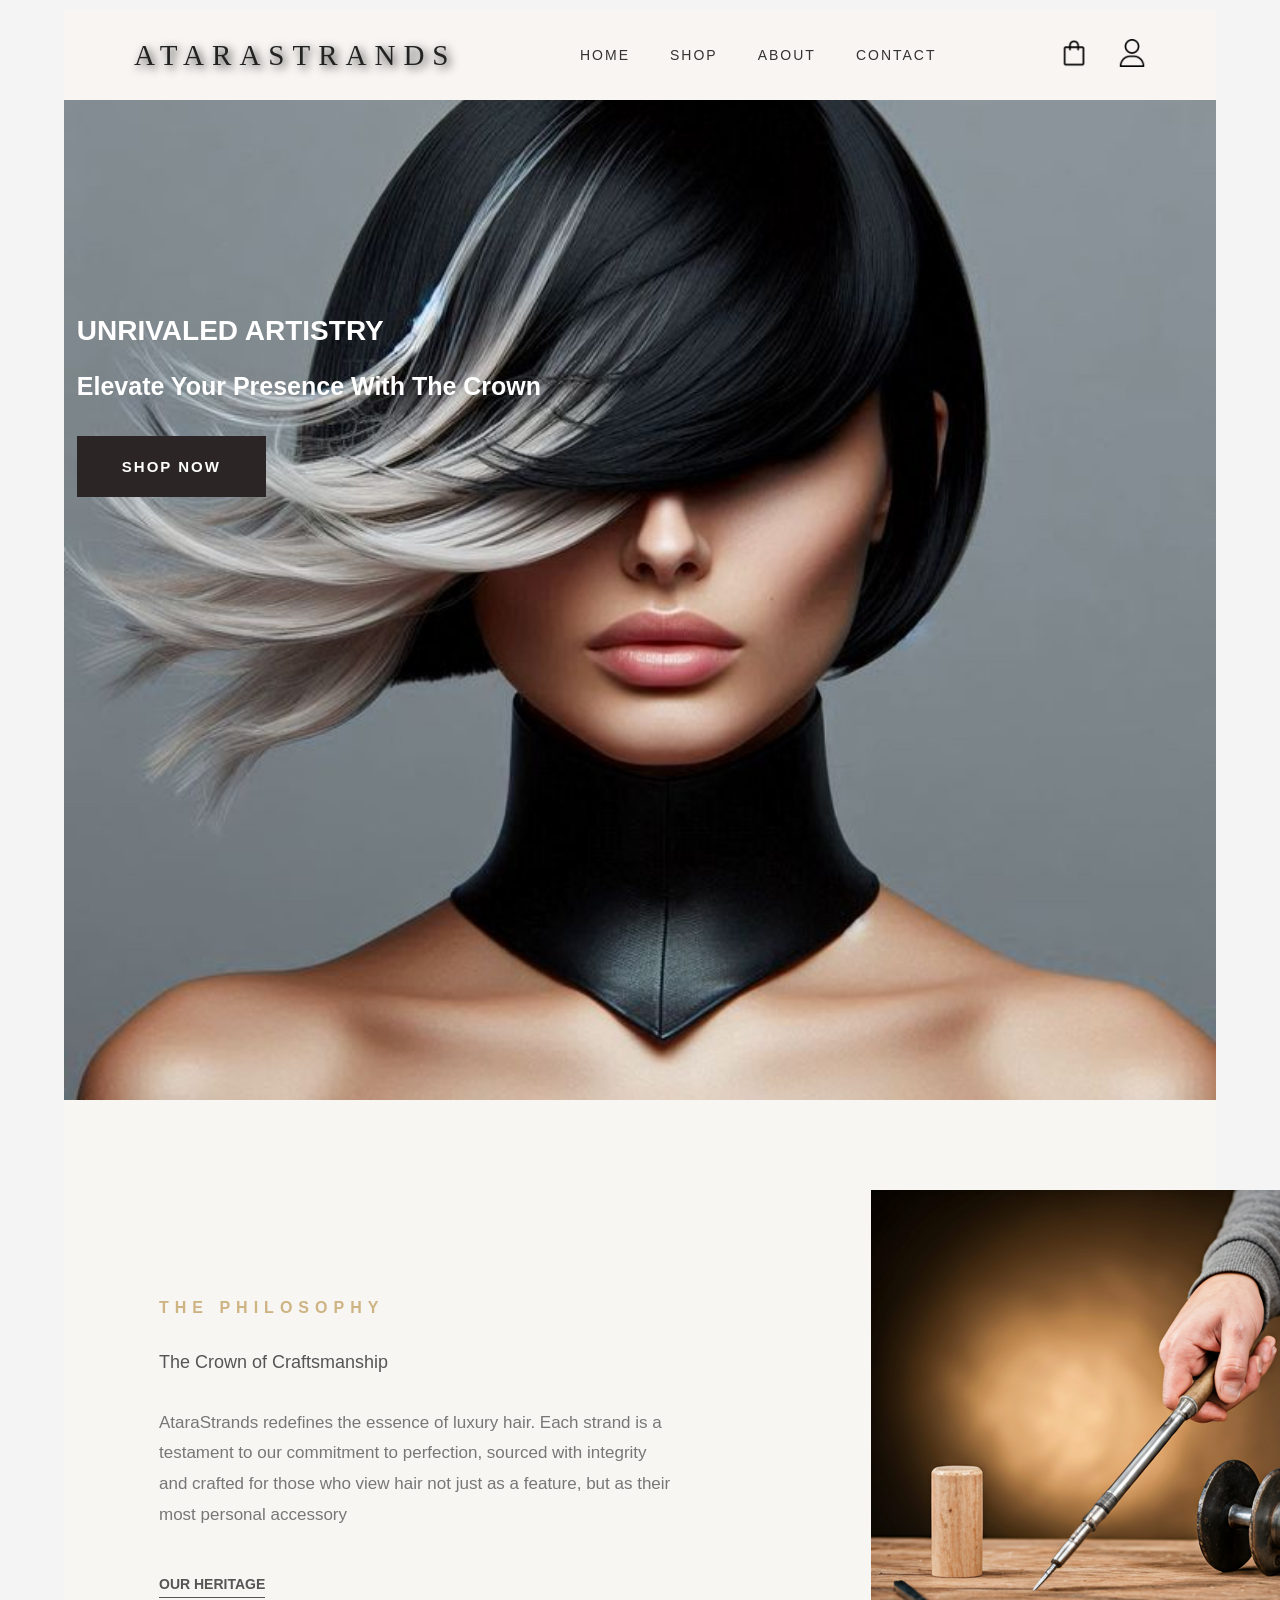
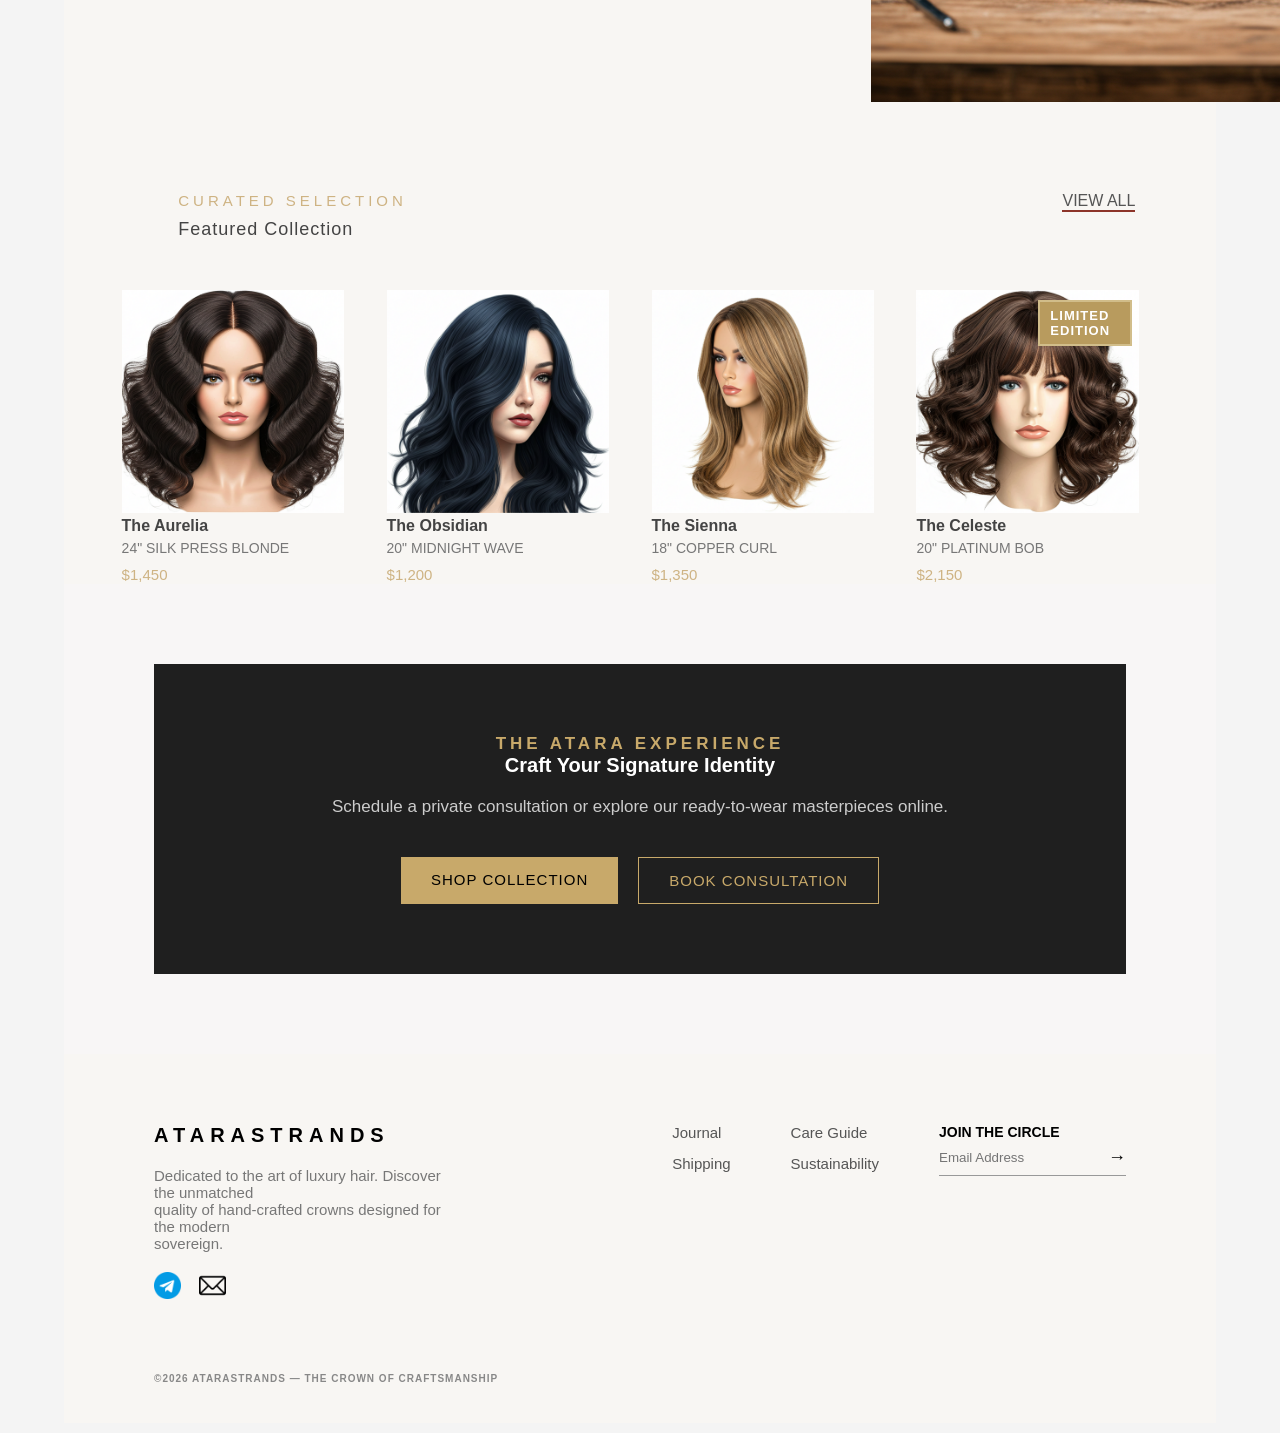
<file: index.html>
<!DOCTYPE html>
<html lang="en">
<head>
    <meta charset="UTF-8">
    <meta name="viewport" content="width=device-width, initial-scale=1.0">
    <title>Atara Strands</title>
    <link rel="stylesheet" href="index.css">
    <link rel="stylesheet" href="AtaraStrandsShop.css">
    <link rel="stylesheet" href="AtaraStrandsAbout.css">
    <link rel="stylesheet" href="AtaraStrandsContact.css">
</head>
<body>
    <div class="website-container">
        <header>
        <div class="navbar">
            <div class="navleft">ATARASTRANDS</div>
            <ul class="navlinks">
                <li><a href="index.html">HOME</a></li>
                <li><a href="AtaraStrandsShop.html">SHOP</a></li>
                <li><a href="AtaraStrandsAbout.html">ABOUT</a></li>
                <li><a href="AtaraStrandsContact.html">CONTACT</a></li>
            </ul>
            <div class="icons">
                <a href=""><img src="tools/market.png" class="cart" alt=""></a>
                <a href=""><img src="tools/user.png" class="profile" alt=""></a>
                <button class="sidebar-logo">=</button>
            </div>    
        </div>
        </header>
        <aside>
            <div class="nav-sidebar">
                <button class="close-sidebar">X</button>
                <div class="sidebarnav">ATARASTRANDS</div>
                <ul class="sidebar-links">
                    <li><a href="index.html">HOME</a></li>
                    <li><a href="AtaraStrandsShop.html">SHOP</a></li>
                    <li><a href="AtaraStrandsAbout.html">ABOUT</a></li>
                    <li><a href="AtaraStrandsContact.html">CONTACT</a></li>
                </ul>
                <div class="medias">
                    <a href="https://t.me/BoluwatifeImmanuel"><img src="tools/telegram.png" alt=""></a>
                    <a href=""><img src="tools/email.png" alt=""></a>
                    <a href=""><img src="tools/website.png" alt=""></a>
                    <a href="https://wa.me/+2348161796409"><img src="tools/whatsapp.png" alt=""></a>
                </div>
                <p class="footer-copysidebar">©<span class="year"></span> ATARASTRANDS — THE CROWN OF CRAFTSMANSHIP</p>
            </div>
        </aside>
    
    
        <section class="hero">
        <div class="hero-text">
            <h4>UNRIVALED ARTISTRY</h4>
            <h5>Elevate Your Presence With The Crown</h5>
            <a href="AtaraStrandsShop.html"><button class="shop">SHOP NOW</button></a>
        </div>
        </section>
        <section class="philosophy">
        <div class="philosophy-text">
            <h2>THE PHILOSOPHY</h2>
            <h4>The Crown of Craftsmanship</h4>
            <p>AtaraStrands redefines the essence of luxury hair. Each strand is a <br>testament to our commitment to perfection, sourced with integrity <br>and crafted for those who view hair not just as a feature, but as their <br>most personal accessory</p>

            <a href="#" class="heritage">OUR HERITAGE</a>
        </div>
        <div class="philosophy-image">
            <img src="tools/Philosophy.png" alt="Craftmanship Image">
        </div>
        </section>
        <section class="collection-section">
        <div class="collection-header">
            <div>
                <h4>CURATED SELECTION</h4>
                <h2>Featured Collection</h2>
            </div>
            <a href="AtaraStrandsShop.html" class="view-all">VIEW ALL</a>
        </div>

        <div class="products">
            <!-- product 1  -->
             <div class="product-card">
               <a href="AtaraStrandsShop.html" class="ease"><img src="tools/Aurelia.png" alt=""></a>
                <h3>The Aurelia</h3>
                <p>24" SILK PRESS BLONDE</p>
                <span>$1,450</span>
             </div>
            <!-- product 2  -->
             <div class="product-card">
                <a href="AtaraStrandsShop.html" class="ease"><img src="tools/Obsidian.png" alt=""></a>
                <h3>The Obsidian</h3>
                <p>20" MIDNIGHT WAVE</p>
                <span>$1,200</span>
             </div>
            <!-- product 3  -->
             <div class="product-card">
                <a href="AtaraStrandsShop.html" class="ease"><img src="tools/Sienna.png" alt=""></a>
                <h3>The Sienna</h3>
                <p>18" COPPER CURL</p>
                <span>$1,350</span>
             </div>
            <!-- product 4  -->
             <div class="product-card limited">
                <div class="badge">LIMITED EDITION</div>
                <a href="AtaraStrandsShop.html" class="ease"><img src="tools/The celeste.png" alt=""></a>
                <h3>The Celeste</h3>
                <p>20" PLATINUM BOB</p>
                <span>$2,150</span>
             </div>
        </div>
        </section>
        <section class="cta-section">
        <div class="cta-box">
            <h4>THE ATARA EXPERIENCE</h4>
            <h2>Craft Your Signature Identity</h2>
            <p>Schedule a private consultation or explore our ready-to-wear masterpieces online.</p>

            <div class="cta-buttons">
                <a href="AtaraStrandsShop.html" class="btn primary">SHOP COLLECTION</a>
                <a href="#" class="btn outline">BOOK CONSULTATION</a>
            </div>
        </div>
        </section>

        <footer class="footer">
        <div class="footer-left">
            <h3>ATARASTRANDS</h3>
            <p>Dedicated to the art of luxury hair. Discover the unmatched <br>quality of hand-crafted crowns designed for the modern <br>sovereign.</p>
            <div class="socials">
                <a href="https://t.me/BoluwatifeImmanuel" target="_blank"><img src="tools/telegram.png" class="social-link" alt=""></a>
                <a href="boluwatifeimmanuel11@gmail.com"><img src="tools/email.png" class="social-link" alt=""></a>
            </div>
        </div>
        <div class="footer-links">
            <div>
                <a href="">Journal</a>
                <a href="">Shipping</a>
            </div>
            <div>
                <a href="">Care Guide</a>
                <a href="">Sustainability</a>
            </div>
            <div class="footer-newsletter">
                <h4>JOIN THE CIRCLE</h4>
                <div class="newsletter-input">
                    <input type="email" placeholder="Email Address"><a href=""></a>
                    <button>→</button>
                </div>
            </div>
        </div> 
        </footer>
        <p class="footer-copy">©<span class="year"></span> ATARASTRANDS — THE CROWN OF CRAFTSMANSHIP</p>
    </div>
    <script src="atara.js"></script>
    
</body>
</html>
</file>
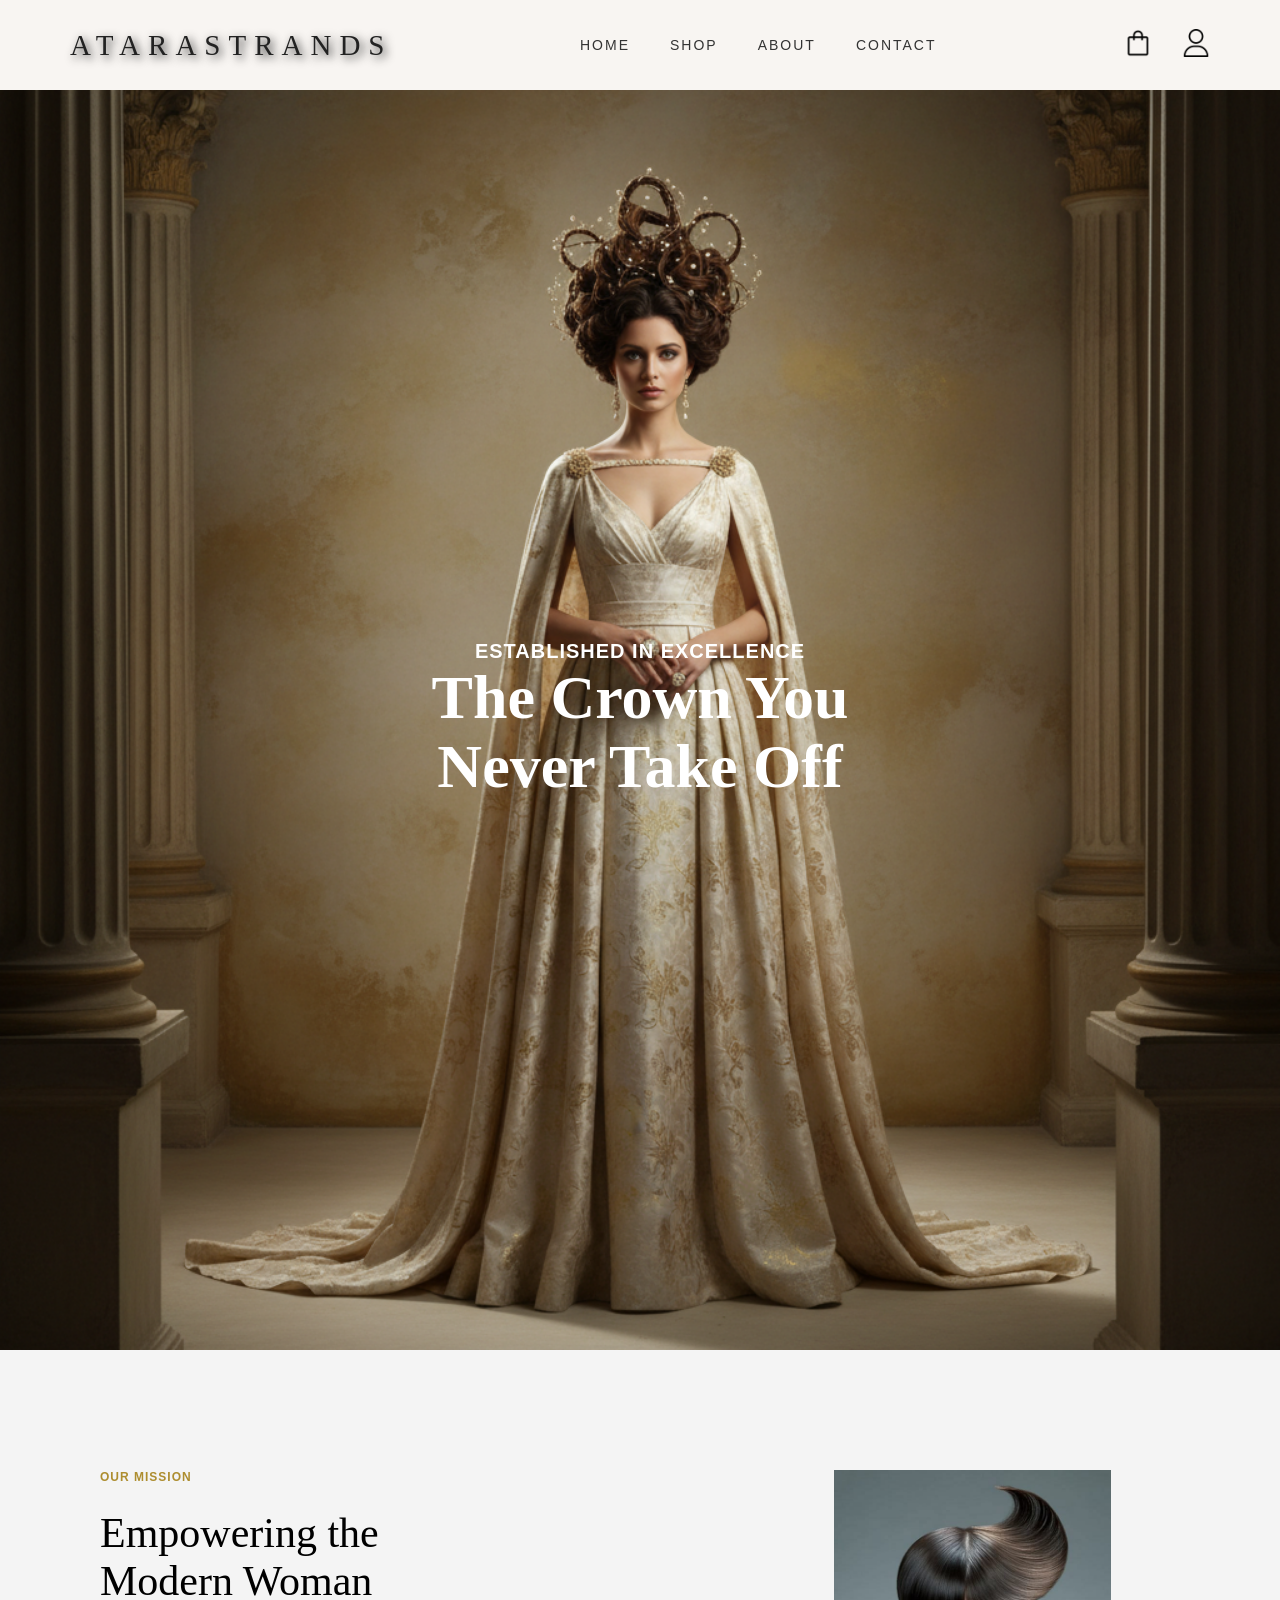
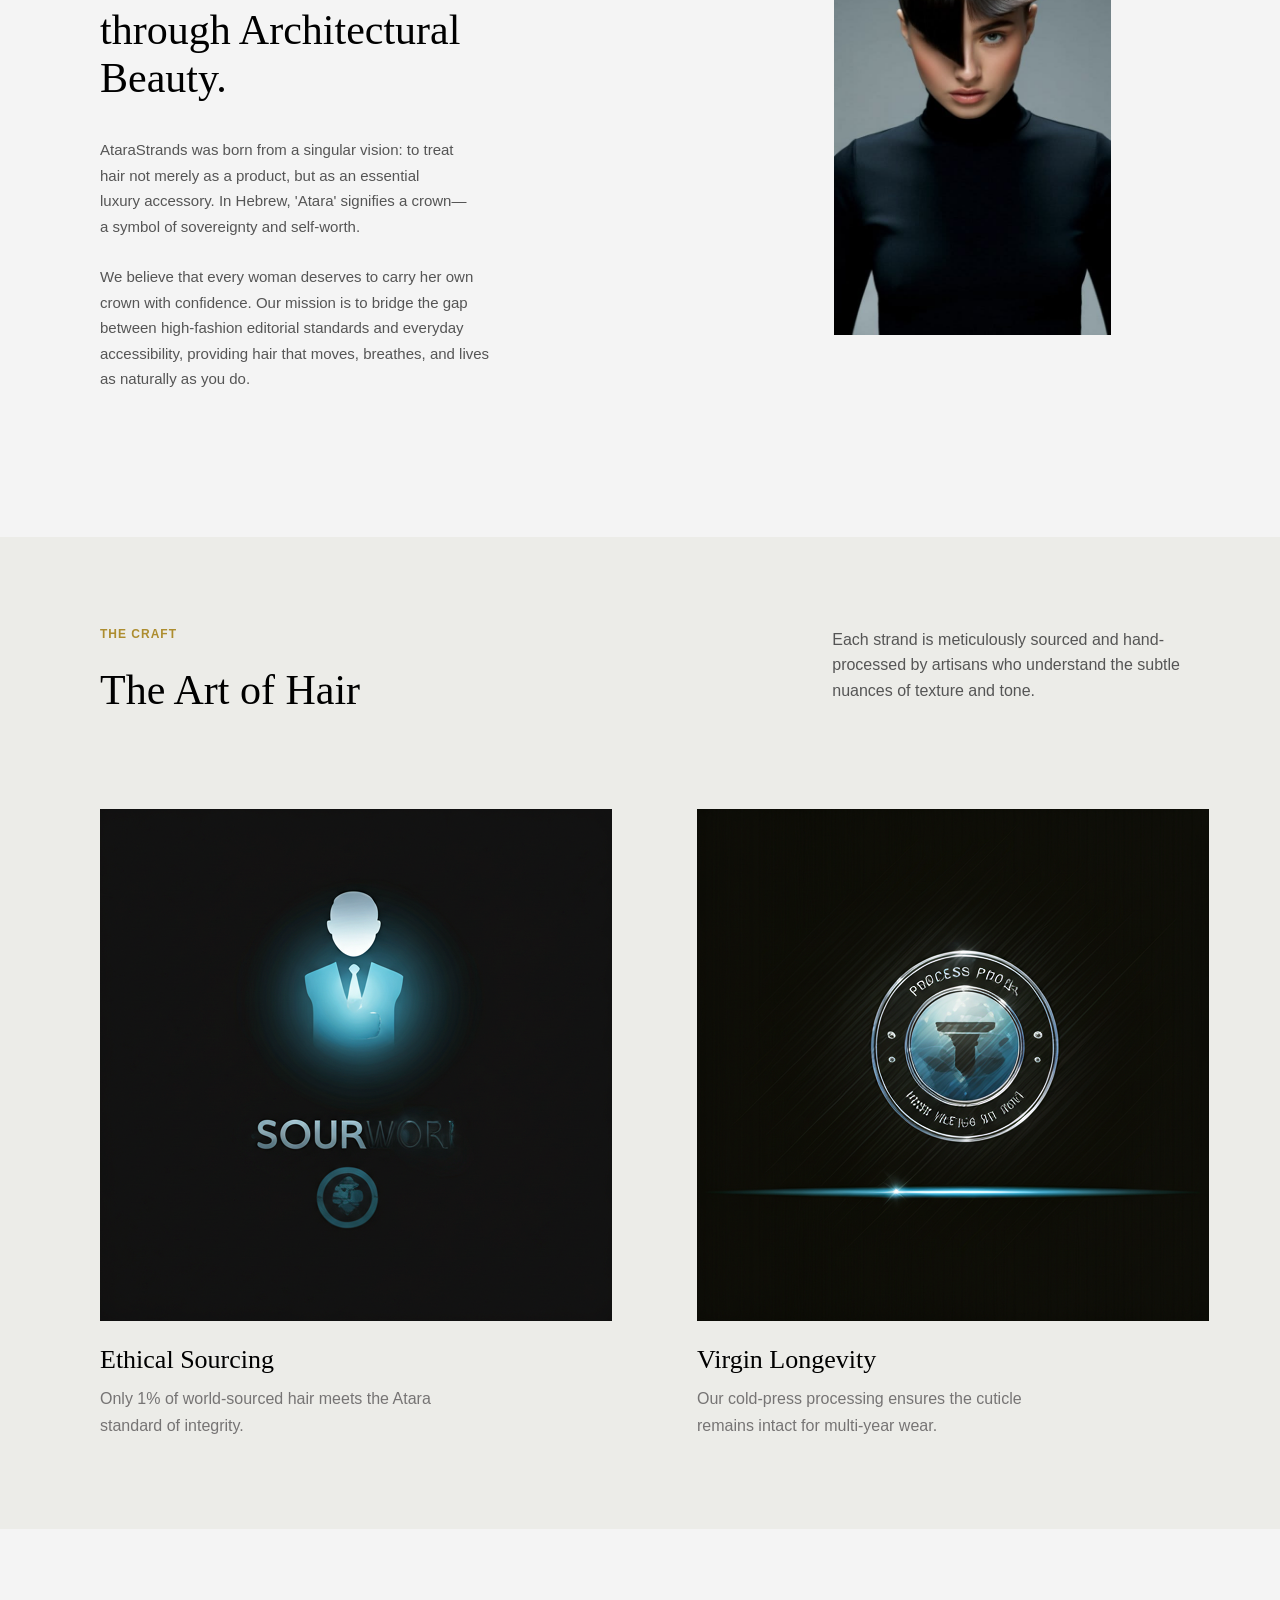
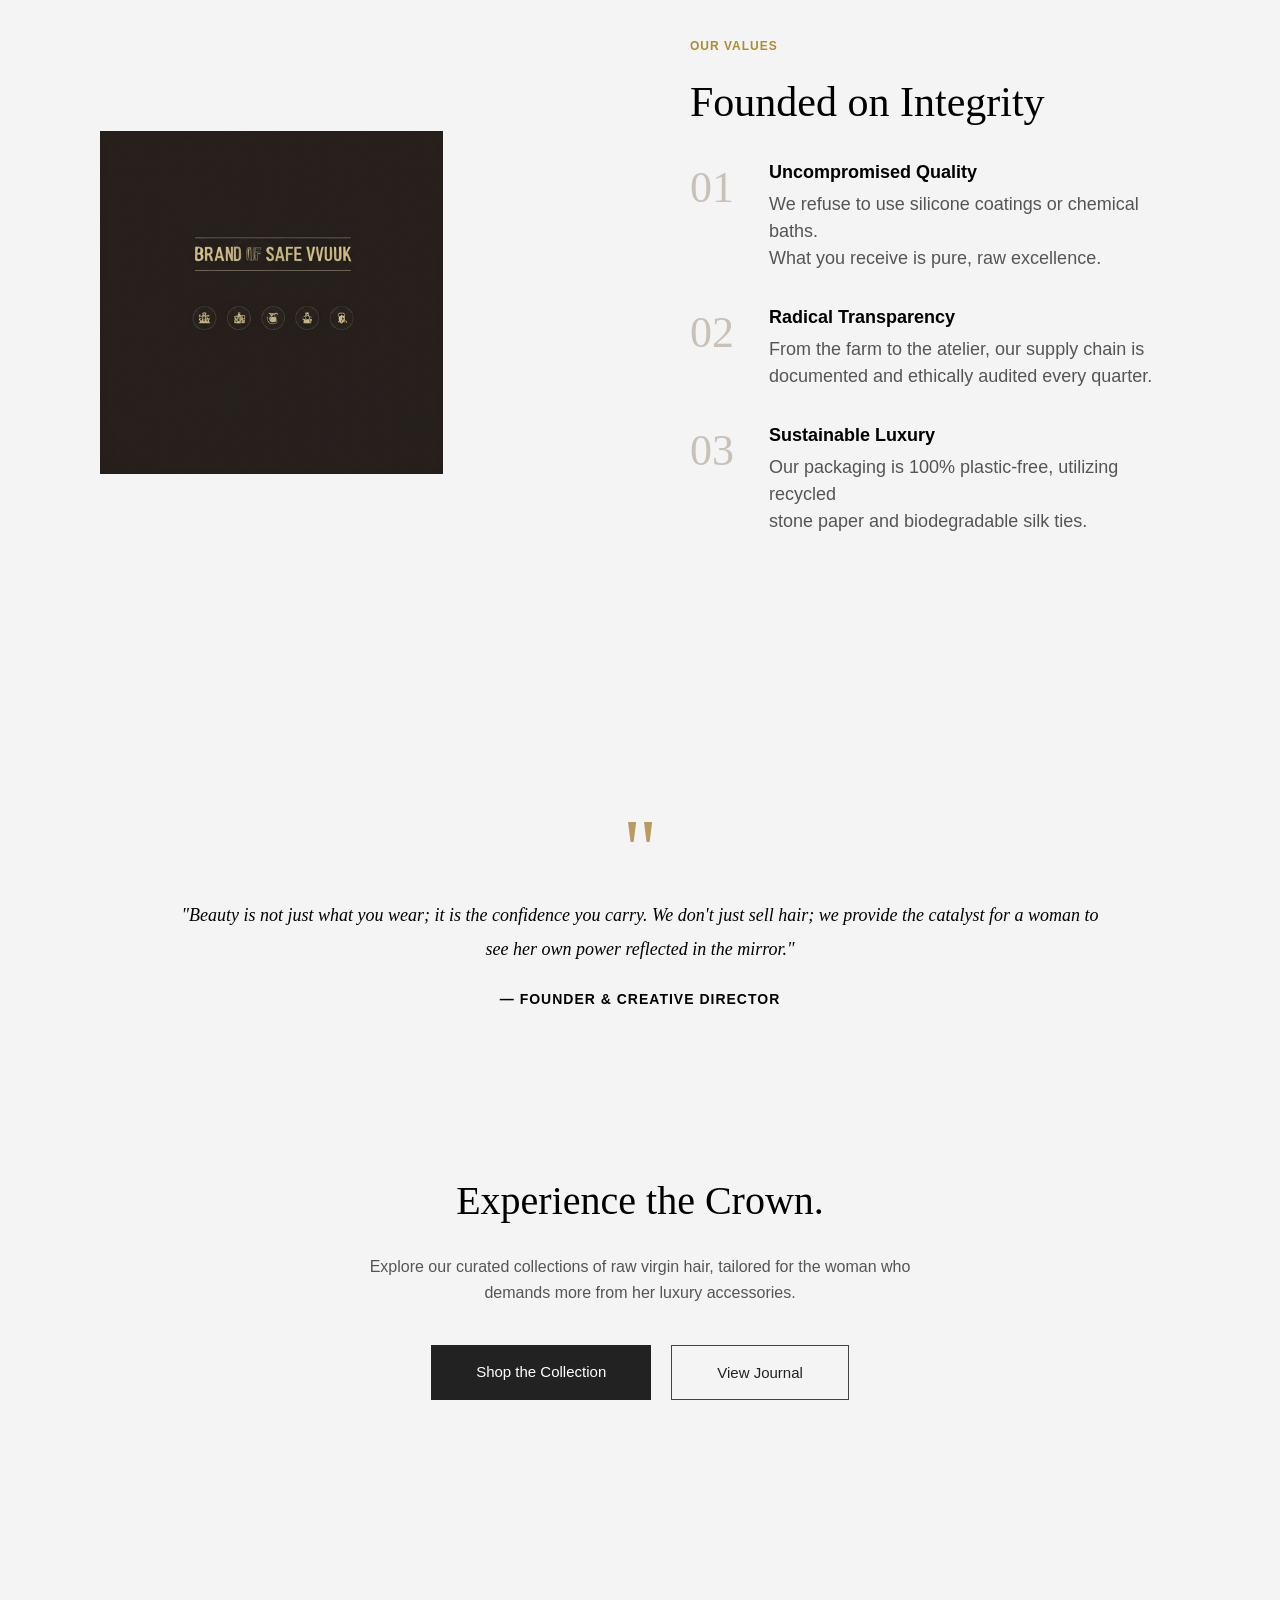
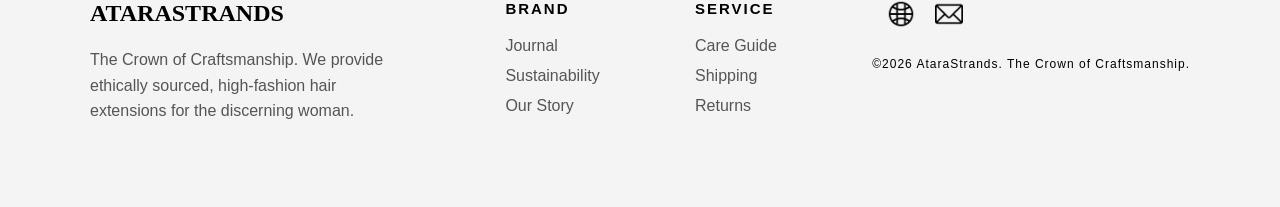
<file: AtaraStrandsAbout.html>
<!DOCTYPE html>
<html lang="en">
<head>
    <meta charset="UTF-8">
    <meta name="viewport" content="width=device-width, initial-scale=1.0">
    <title>AtaraStrandsAbout</title>
    <link rel="stylesheet" href="index.css">
    <link rel="stylesheet" href="AtaraStrandsShop.css">
    <link rel="stylesheet" href="AtaraStrandsAbout.css">
    <link rel="stylesheet" href="AtaraStrandsContact.css">
</head>
<body>
   <header>
        <div class="navbar">
            <div class="navleft">ATARASTRANDS</div>
            <ul class="navlinks">
                <li><a href="index.html">HOME</a></li>
                <li><a href="AtaraStrandsShop.html">SHOP</a></li>
                <li><a href="AtaraStrandsAbout.html">ABOUT</a></li>
                <li><a href="AtaraStrandsContact.html">CONTACT</a></li>
            </ul>
            <div class="icons">
                <a href=""><img src="tools/market.png" class="cart" alt=""></a>
                <a href=""><img src="tools/user.png" class="profile" alt=""></a>
                <button class="sidebar-logo">=</button>
            </div>    
        </div>
    </header>
    <aside>
            <div class="nav-sidebar">
                <button class="close-sidebar">X</button>
                <div class="sidebarnav">ATARASTRANDS</div>
                <ul class="sidebar-links">
                    <li><a href="index.html">HOME</a></li>
                    <li><a href="AtaraStrandsShop.html">SHOP</a></li>
                    <li><a href="AtaraStrandsAbout.html">ABOUT</a></li>
                    <li><a href="AtaraStrandsContact.html">CONTACT</a></li>
                </ul>
                <div class="medias">
                    <a href="https://t.me/BoluwatifeImmanuel"><img src="tools/telegram.png" alt=""></a>
                    <a href=""><img src="tools/email.png" alt=""></a>
                    <a href=""><img src="tools/website.png" alt=""></a>
                    <a href="https://wa.me/+2348161796409"><img src="tools/whatsapp.png" alt=""></a>
                    <p class="footer-copysidebar">©<span class="year"></span> ATARASTRANDS — THE CROWN OF CRAFTSMANSHIP</p>
                </div>
            </div>
        </aside>
    <!-- HERO -->
     <section class="about-hero">
        <div class="hero-text2">
            <h5>ESTABLISHED IN EXCELLENCE</h5>
            <h1>The Crown You <br> Never Take Off</h1>
        </div>
     </section>
    
     <!-- MISSION -->
      <section class="mission-section">
        <div class="mission-text">
            <h5>OUR MISSION</h5>
            <h2>
                Empowering the <br> Modern Woman <br> through Architectural <br> Beauty.
            </h2>
            <p>AtaraStrands was born from a singular vision: to treat <br> hair not merely as a product, but as an essential <br> luxury accessory. In Hebrew, 'Atara' signifies a crown— <br>a symbol of sovereignty and self-worth.</p>
            <p>We believe that every woman deserves to carry her own <br> crown with confidence. Our mission is to bridge the gap <br> between high-fashion editorial standards and everyday <br> accessibility, providing hair that moves, breathes, and lives <br> as naturally as you do.</p>
        </div>
        <div class="mission-image">
            <img src="tools/hair 1.jpeg" alt="">
        </div>
      </section>

      <!-- CRAFT -->
       <section class="craft-section">
        <div class="craft-top">
            <div>
                <h5>THE CRAFT</h5>
                <h2>The Art of Hair</h2>
            </div>
            <p>Each strand is meticulously sourced and hand- <br> processed by artisans who understand the subtle <br> nuances of texture and tone.</p>
        </div>
        <div class="craft-cards">
            <div class="craft-card">
                <img src="tools/ethical.png" alt="">
                <h3>Ethical Sourcing</h3>
                <p>Only 1% of world-sourced hair meets the Atara <br> standard of integrity.</p>
            </div>
            <div class="craft-card">
                <img src="tools/virgin.png" alt="">
                <h3>Virgin Longevity</h3>
                <p>Our cold-press processing ensures the cuticle <br> remains intact for multi-year wear.</p>
            </div>
            <div class="craft-card">
                <img src="tools/bespoke.png" alt="">
                <h3>Bespoke Tones</h3>
                <p>Custom multi-tonal blending creates depth that matches <br> your natural gradient.</p>
            </div>
        </div>
       </section>
       <!-- VALUES -->
        <section class="values-section">
            <div class="values-image">
                <img src="tools/integrity.png" alt="">
            </div>
            <div class="values-text">
                <h5>OUR VALUES</h5>
                <h2>Founded on Integrity</h2>

                <div class="value-item">
                    <span>01</span>
                    <div>
                        <h4>Uncompromised Quality</h4>
                        <p>We refuse to use silicone coatings or chemical baths. <br> What you receive is pure, raw excellence.</p>
                    </div>
                </div>
                <div class="value-item">
                    <span>02</span>
                    <div>
                        <h4>Radical Transparency</h4>
                        <p>From the farm to the atelier, our supply chain is <br> documented and ethically audited every quarter.</p>
                    </div>
                </div>
                <div class="value-item">
                    <span>03</span>
                    <div>
                        <h4>Sustainable Luxury</h4>
                        <p>Our packaging is 100% plastic-free, utilizing recycled <br> stone paper and biodegradable silk ties.</p>
                    </div>
                </div>
            </div>
        </section>
        <!-- QUOTE -->
         <section class="quote-selection">
            <div class="quote-mark">"</div>
            <p>
                "Beauty is not just what you wear; it is the confidence you carry. We don't just sell hair; we provide the catalyst for a woman to see her own power reflected in the mirror."
            </p>
            <h5>— FOUNDER & CREATIVE DIRECTOR</h5>
         </section>
         <!-- CTA -->
          <section class="about-cta1">
            <h2>Experience the Crown.</h2>
            <p>
                Explore our curated collections of raw virgin hair, tailored for the woman who demands more from her luxury accessories.
            </p>
            <div class="cta-buttons1">
                <a href="AtaraStrandsShop.html" class="dark-btn">Shop the Collection</a>
                <a href="" class="light-btn">View Journal</a>
            </div>
          </section>

          <!-- FOOTER -->
           <footer class="about-footer">
            <div class="footer-brand1">
                <h3>ATARASTRANDS</h3>
                <p>
                  The Crown of Craftsmanship. We provide ethically sourced, high-fashion hair extensions for the discerning woman.  
                </p>
            </div>
            <div class="footer-column1">
                <h4>BRAND</h4>
                <a href="">Journal</a>
                <a href="">Sustainability</a>
                <a href="">Our Story</a>
            </div>
            <div class="footer-column1">
                <h4>SERVICE</h4>
                <a href="">Care Guide</a>
                <a href="">Shipping</a>
                <a href="">Returns</a>
            </div>
            <div class="footer-social">
                <span><img src="tools/website.png" alt=""></span>
                <span><img src="tools/email.png" alt=""></span>
                <p>©<span class="year"></span> AtaraStrands. The Crown of Craftsmanship.</p>
            </div>        
           </footer>
           <script src="atara.js"></script>
</body>
</html>
</file>
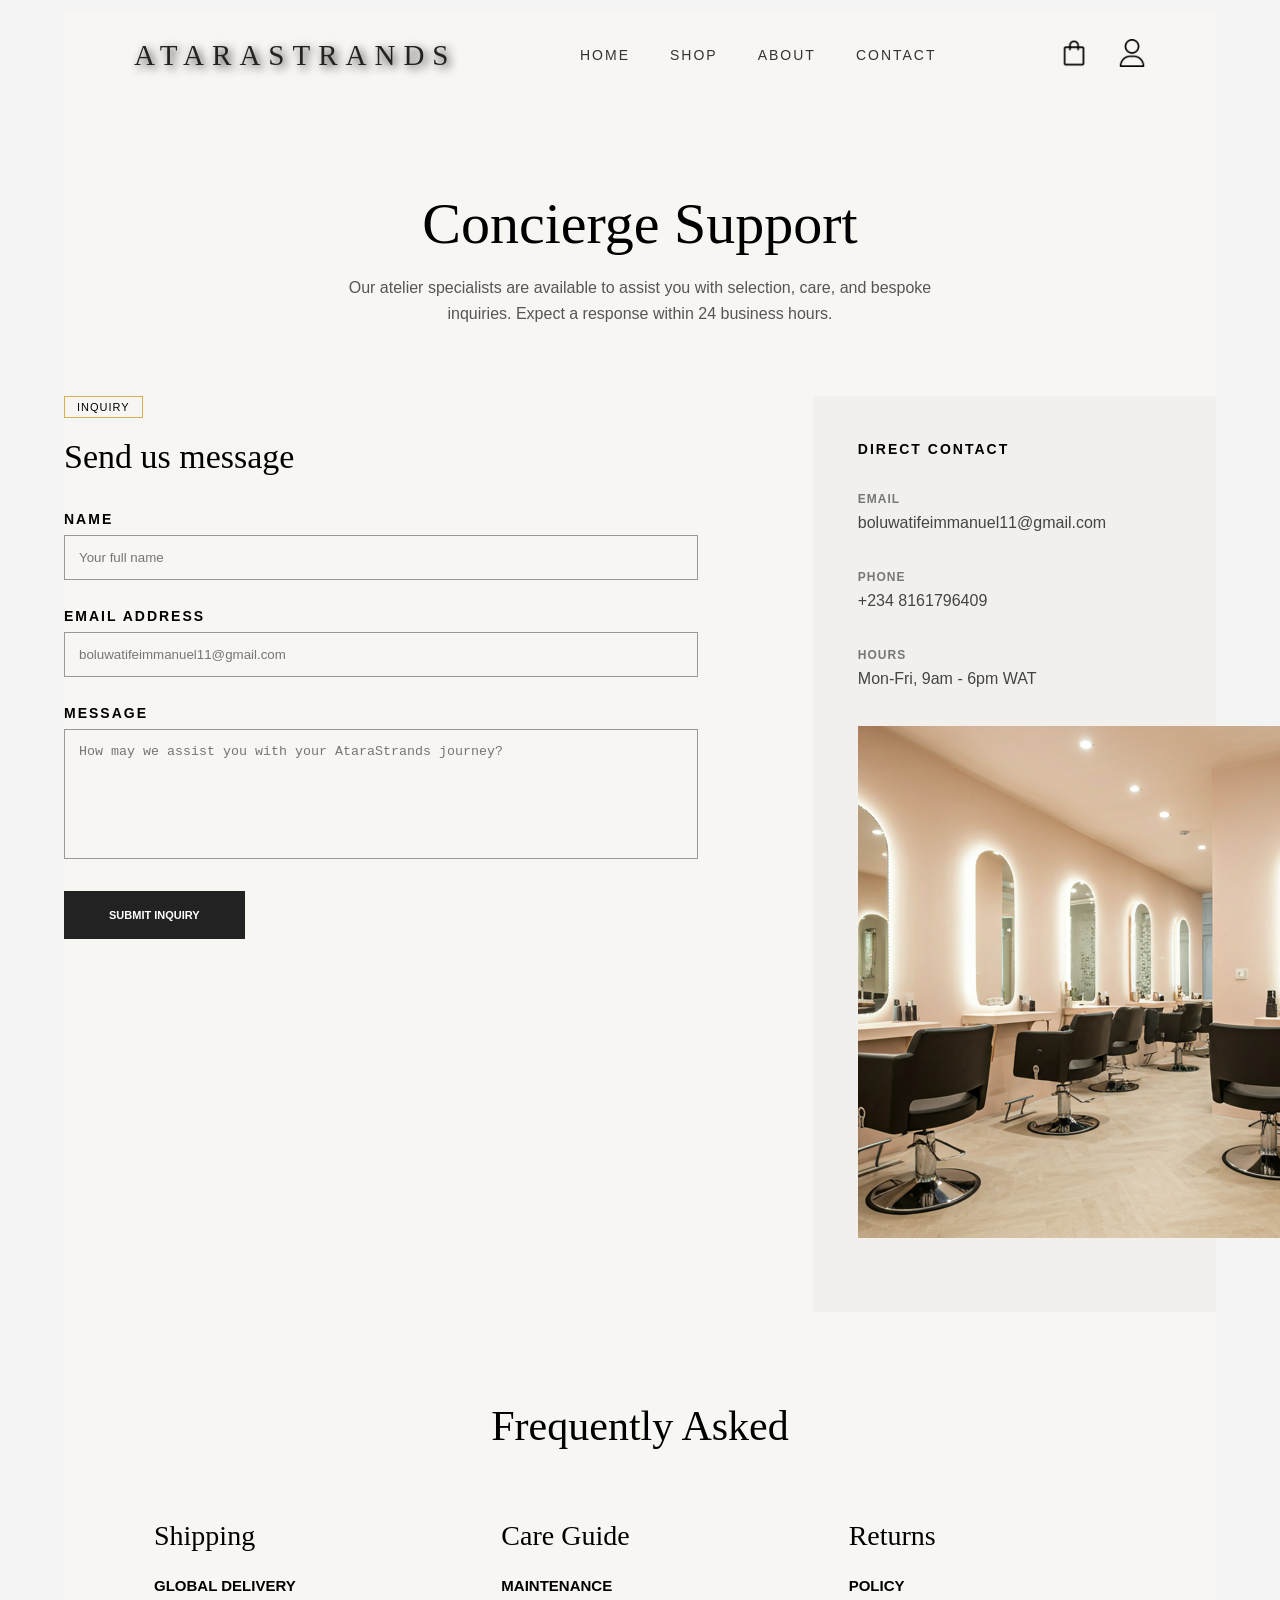
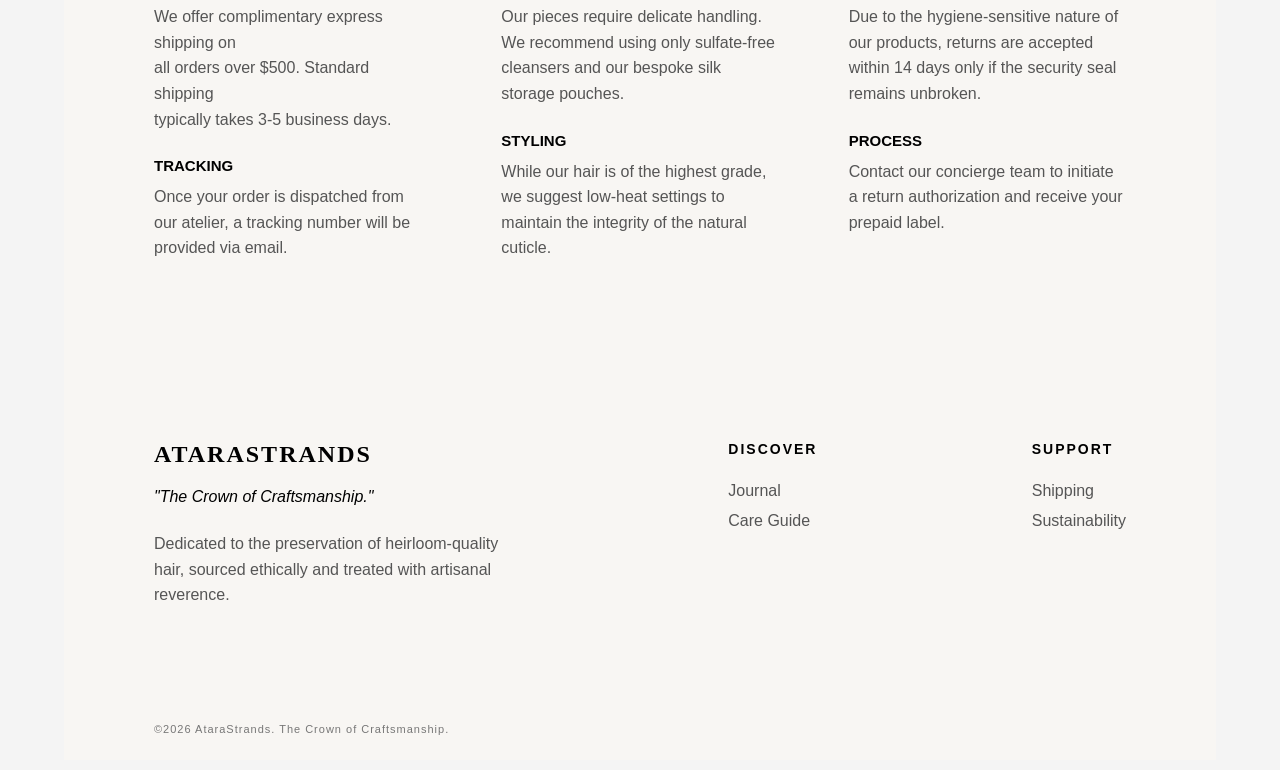
<file: AtaraStrandsContact.html>
<!DOCTYPE html>
<html lang="en">
<head>
    <meta charset="UTF-8">
    <meta name="viewport" content="width=device-width, initial-scale=1.0">
    <title>AtaraStrands Contact</title>
    <link rel="stylesheet" href="index.css">
    <link rel="stylesheet" href="AtaraStrandsShop.css">
    <link rel="stylesheet" href="AtaraStrandsAbout.css">
    <link rel="stylesheet" href="AtaraStrandsContact.css">
</head>
<body>
    <div class="contact-page">
    <header>
        <div class="navbar">
            <div class="navleft">ATARASTRANDS</div>
            <ul class="navlinks">
                <li><a href="index.html">HOME</a></li>
                <li><a href="AtaraStrandsShop.html">SHOP</a></li>
                <li><a href="AtaraStrandsAbout.html">ABOUT</a></li>
                <li><a href="AtaraStrandsContact.html">CONTACT</a></li>
            </ul>
            <div class="icons">
                <a href=""><img src="tools/market.png" class="cart" alt=""></a>
                <a href=""><img src="tools/user.png" class="profile" alt=""></a>
                <button class="sidebar-logo">=</button>  
            </div>    
        </div>
    </header>
    <aside>
            <div class="nav-sidebar">
                <button class="close-sidebar">X</button>
                <div class="sidebarnav">ATARASTRANDS</div>
                <ul class="sidebar-links">
                    <li><a href="index.html">HOME</a></li>
                    <li><a href="AtaraStrandsShop.html">SHOP</a></li>
                    <li><a href="AtaraStrandsAbout.html">ABOUT</a></li>
                    <li><a href="AtaraStrandsContact.html">CONTACT</a></li>
                </ul>
                <div class="medias">
                    <a href="https://t.me/BoluwatifeImmanuel"><img src="tools/telegram.png" alt=""></a>
                    <a href=""><img src="tools/email.png" alt=""></a>
                    <a href=""><img src="tools/website.png" alt=""></a>
                    <a href="https://wa.me/+2348161796409"><img src="tools/whatsapp.png" alt=""></a>
                    <p class="footer-copysidebar">©<span class="year"></span> ATARASTRANDS — THE CROWN OF CRAFTSMANSHIP</p>
                </div>
            </div>
        </aside>
    <section class="contact-hero">
        <h1>Concierge Support</h1>
        <p>Our atelier specialists are available to assist you with selection, care, and bespoke inquiries. Expect a response within 24 business hours.</p>
    </section>
    <section class="contact-section">
        <form class="contact-form">
            <span class="tag">INQUIRY</span>

            <h2>Send us message</h2>
            <label>NAME</label>
            <input type="text" placeholder="Your full name">
            
            <label>EMAIL ADDRESS</label>
            <input type="email" placeholder="boluwatifeimmanuel11@gmail.com">

            <label>MESSAGE</label>
            <textarea placeholder="How may we assist you with your AtaraStrands journey?"></textarea>
            <button type="submit">SUBMIT INQUIRY</button>
        </form>
        <div class="contact-info">
            <h4>DIRECT CONTACT</h4>
            
            <div>
                <h5>EMAIL</h5>
                <p>boluwatifeimmanuel11@gmail.com</p>
            </div>
            <div>
                <h5>PHONE</h5>
                <p>+234 8161796409</p>
            </div>
            <div>
                <h5>HOURS</h5>
                <p>Mon-Fri, 9am - 6pm WAT</p>
            </div>

            <img src="tools/hairstudio.png" alt="">
        </div>
    </section>
    <section class="faq-section">
        <h2>Frequently Asked</h2>
        <div class="faq-grid">
            <div class="faq-card">
                <h3>Shipping</h3>
                <h4>GLOBAL DELIVERY</h4>
                <p>We offer complimentary express shipping on <br> all orders over $500. Standard shipping <br>typically takes 3-5 business days.</p>

                <h4>TRACKING</h4>
                <p>Once your order is dispatched from our atelier, a tracking number will be provided via email.</p>
            </div>
            <div class="faq-card">
                <h3>Care Guide</h3>
                <h4>MAINTENANCE</h4>
                <p>Our pieces require delicate handling. We recommend using only sulfate-free cleansers and our bespoke silk storage pouches.</p>
                <h4>STYLING</h4>
                <p>While our hair is of the highest grade, we suggest low-heat settings to maintain the integrity of the natural cuticle.</p>
            </div>
            <div class="faq-card">
                <h3>Returns</h3>
                <h4>POLICY</h4>
                <p>Due to the hygiene-sensitive nature of our products, returns are accepted within 14 days only if the security seal remains unbroken.</p>

                <h4>PROCESS</h4>
                <p>Contact our concierge team to initiate a return authorization and receive your prepaid label.</p>
            </div>

        </div>
    </section>

    <footer class="contact-footer">
        <div class="footer-brand">
            <h3>ATARASTRANDS</h3>
            <em>"The Crown of Craftsmanship."</em>
            <p>Dedicated to the preservation of heirloom-quality hair, sourced ethically and treated with artisanal reverence.</p>
        </div>

        <div class="footer-column2">
            <h4>DISCOVER</h4>
            <a href="#">Journal</a>
            <a href="#">Care Guide</a>
        </div>
        <div class="footer-column2">
            <h4>SUPPORT</h4>
            <a href="#">Shipping</a>
            <a href="#">Sustainability</a>
        </div>
    </footer>

    <div class="footer-bottom">
        <p>©<span class="year"></span> AtaraStrands. The Crown of Craftsmanship.</p>
    </div>
    </div>
    <script src="atara.js"></script>
    
</body>
</html>
</file>
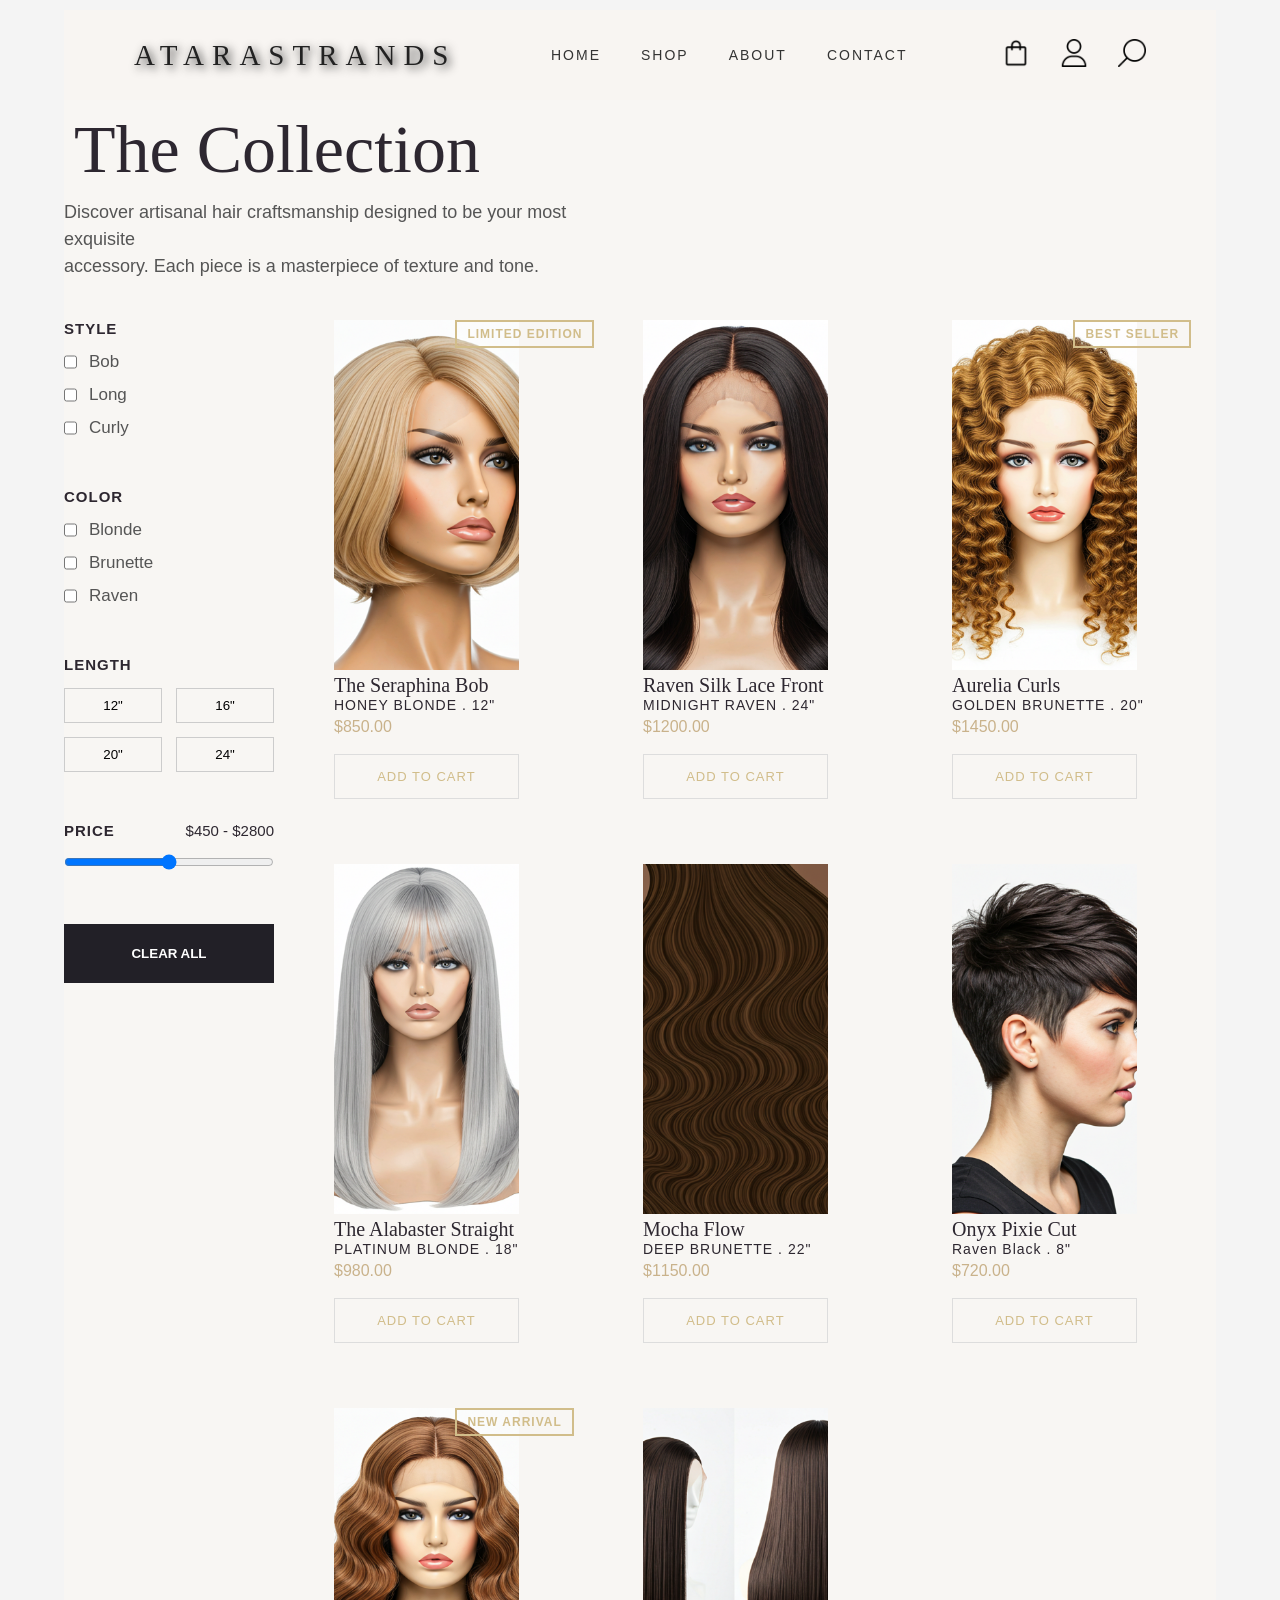
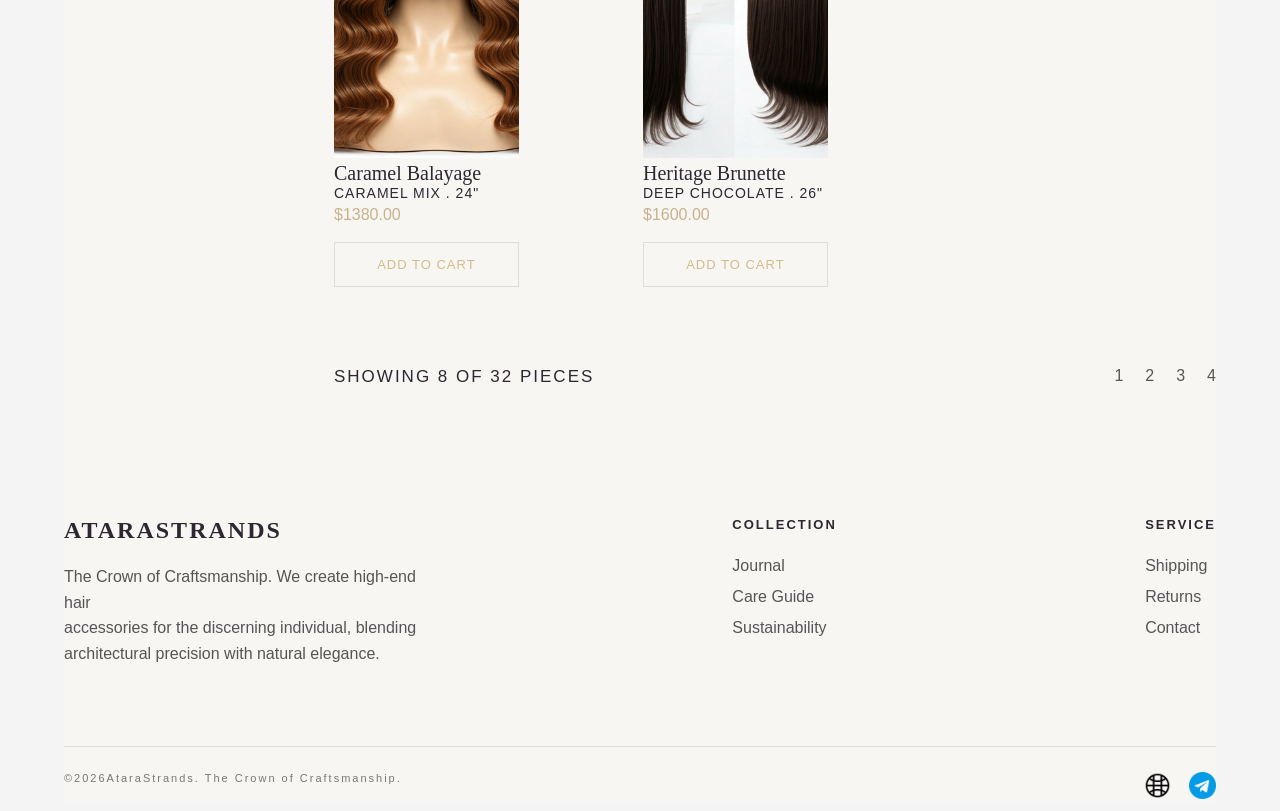
<file: AtaraStrandsShop.html>
<!DOCTYPE html>
<html lang="en">
<head>
    <meta charset="UTF-8">
    <meta name="viewport" content="width=device-width, initial-scale=1.0">
    <title>AtaraStrandsShop</title>
    <link rel="stylesheet" href="index.css">
    <link rel="stylesheet" href="AtaraStrandsShop.css">
    <link rel="stylesheet" href="AtaraStrandsAbout.css">
    <link rel="stylesheet" href="AtaraStrandsContact.css">
</head>
<body>
    <div class="shop-page">
     <header>
        <div class="navbar">
            <div class="navleft">ATARASTRANDS</div>
            <ul class="navlinks">
                <li><a href="index.html">HOME</a></li>
                <li><a href="AtaraStrandsShop.html">SHOP</a></li>
                <li><a href="AtaraStrandsAbout.html">ABOUT</a></li>
                <li><a href="AtaraStrandsContact.html">CONTACT</a></li>
            </ul>
            <div class="icons">
                <a href=""><img src="tools/market.png" class="cart" alt=""></a>
                <a href=""><img src="tools/user.png" class="profile" alt=""></a>
                <a href=""><img src="tools/search.png" class="search" alt=""></a>
                <button class="sidebar-logo">=</button>
            </div>    
        </div>
     </header>
     <aside>
            <div class="nav-sidebar">
                <button class="close-sidebar">X</button>
                <div class="sidebarnav">ATARASTRANDS</div>
                <ul class="sidebar-links">
                    <li><a href="index.html">HOME</a></li>
                    <li><a href="AtaraStrandsShop.html">SHOP</a></li>
                    <li><a href="AtaraStrandsAbout.html">ABOUT</a></li>
                    <li><a href="AtaraStrandsContact.html">CONTACT</a></li>
                </ul>
                <div class="medias">
                    <a href="https://t.me/BoluwatifeImmanuel"><img src="tools/telegram.png" alt=""></a>
                    <a href=""><img src="tools/email.png" alt=""></a>
                    <a href=""><img src="tools/website.png" alt=""></a>
                    <a href="https://wa.me/+2348161796409"><img src="tools/whatsapp.png" alt=""></a>
                    <p class="footer-copysidebar">©<span class="year"></span> ATARASTRANDS — THE CROWN OF CRAFTSMANSHIP</p>
                </div>
            </div>
        </aside>
     <!-- SHOP MAIN  -->
     <section class="shop-hero">
        <h1>The Collection </h1>
        <p>Discover artisanal hair craftsmanship designed to be your most exquisite <br> accessory. Each piece is a masterpiece of texture and tone.</p>
     </section>
     <main class="shop-content">
        <aside class="filters">
            <div class="filter-group">
                <h4>STYLE</h4>
                <label><input type="checkbox">Bob</label>
                <label><input type="checkbox">Long</label>
                <label><input type="checkbox">Curly</label>
            </div>
            <div class="filter-group">
                <h4>COLOR</h4>
                <label><input type="checkbox">Blonde</label>
                <label><input type="checkbox">Brunette</label>
                <label><input type="checkbox">Raven</label>
            </div>
            <div class="filter-group">
                <h4>LENGTH</h4>
                <div class="length-options">
                    <button>12"</button>
                    <button>16"</button>
                    <button>20"</button>
                    <button>24"</button>
                </div>
            </div>
            <div class="filter-group">
                <div class="price-row">
                    <h4>PRICE</h4>
                    <span>$450 - $2800</span>
                </div>

                <input type="range" min="450" max="2800">
            </div>
            <button class="clear-btn">CLEAR ALL</button>
        </aside>
        <section class="products-grid">
            <div class="shop-card">
                <div class="badge">LIMITED EDITION</div>
                <a href=""><img src="tools/The Seraphina Bob.png" alt=""></a>
                <h3>The Seraphina Bob</h3>
                <p>HONEY BLONDE . 12"</p>
                <span>$850.00</span>
                <button>ADD TO CART</button>
            </div>
            <div class="shop-card">
                <a href=""><img src="tools/Raven Silk Lace Front.png" alt=""></a>
                <h3>Raven Silk Lace Front</h3>
                <p>MIDNIGHT RAVEN . 24"</p>
                <span>$1200.00</span>
                <button>ADD TO CART</button>
            </div>
            <div class="shop-card">
                <div class="badge">BEST SELLER</div>
                <a href=""><img src="tools/Aurelia Curls.png" alt=""></a>
                <h3>Aurelia Curls</h3>
                <p>GOLDEN BRUNETTE . 20"</p>
                <span>$1450.00</span>
                <button>ADD TO CART</button>
            </div>
            <div class="shop-card">
                <a href=""><img src="tools/The Alabaster straight.png" alt=""></a>
                <h3>The Alabaster Straight</h3>
                <p>PLATINUM BLONDE . 18"</p>
                <span>$980.00</span>
                <button>ADD TO CART</button>
            </div>
            <div class="shop-card">
                <a href=""><img src="tools/Mocha flow.png" alt=""></a>
                <h3>Mocha Flow</h3>
                <p>DEEP BRUNETTE . 22"</p>
                <span>$1150.00</span>
                <button>ADD TO CART</button>
            </div>
            <div class="shop-card">
                <a href=""><img src="tools/Onyx Pixie cut.png" alt=""></a>
                <h3>Onyx Pixie Cut</h3>
                <p>Raven Black . 8"</p>
                <span>$720.00</span>
                <button>ADD TO CART</button>
            </div>
            <div class="shop-card">
                <div class="badge">NEW ARRIVAL</div>
                <a href=""><img src="tools/Caramel Balayage.png" alt=""></a>
                <h3>Caramel Balayage</h3>
                <p>CARAMEL MIX . 24"</p>
                <span>$1380.00</span>
                <button>ADD TO CART</button>
            </div>
            <div class="shop-card">
                <a href=""><img src="tools/Heritage brunette.png" alt=""></a>
                <h3>Heritage Brunette</h3>
                <p>DEEP CHOCOLATE . 26"</p>
                <span>$1600.00</span>
                <button>ADD TO CART</button>
            </div>
        </section>
     </main>
     <div class="shop-bottom">
        <p>SHOWING 8 OF 32 PIECES</p>

        <div class="pagination">
            <a href="" class="active">1</a>
            <a href="">2</a>
            <a href="">3</a>
            <a href="">4</a>
        </div>
     </div>
     <footer class="shop-footer">
        <div class="footer-brand">
            <h3>ATARASTRANDS</h3>
            <p>The Crown of Craftsmanship. We create high-end hair <br> accessories for the discerning individual, blending <br> architectural precision with natural elegance.</p>
        </div>
        <div class="footer-column">
            <h4>COLLECTION</h4>
            <a href="">Journal</a>
            <a href="">Care Guide</a>
            <a href="">Sustainability</a>
        </div>
        <div class="footer-column">
            <h4>SERVICE</h4>
            <a href="">Shipping</a>
            <a href="">Returns</a>
            <a href="AtaraStrandsContact.html">Contact</a>
        </div>
     </footer>
     <div class="footer-end">
        <p>©<span class="year"></span>AtaraStrands. The Crown of Craftsmanship.</p>
         <div class="socials">
                <a href=""><img src="tools/website.png" class="social-link" alt=""></a>
                <a href="https://t.me/BoluwatifeImmanuel"><img src="tools/telegram.png" class="social-link" alt=""></a>
            </div>
     </div>

    </div>
    <script src="atara.js"></script>

</body>
</html>
</file>
<file: index.css>
* {
    margin: 0;
    padding: 0;
    box-sizing: border-box;
}
body {
    background-color: #f4f4f4;
    font-family: Arial, sans-serif;
}
.website-container {
    width: 90%;
    margin: 10px auto;
    background-color: #f8f6f3;
}
.navbar {
    height: 90px;
    display: flex;
    align-items: center;
    justify-content: space-between;
    padding: 0 70px;
    background-color: #f8f5f2;
}
.navleft {
    font-family: Georgia, Times, serif;
    font-size: 29px;
    letter-spacing: 8px;
    color: #222;
    text-shadow: 3px 3px 10px;
}
.navlinks {
    display: flex;
    gap: 40px;
    list-style-type: none;
}
.navlinks a {
    text-decoration: none;
    font-size: 14px;
    letter-spacing: 2px;
    color: #333;   
}
.navlinks a:hover {
    color: rgb(200, 191, 60);
}
.icons {
    display: flex;
    gap: 30px;
}
.cart {
    width: 28px;
    cursor: pointer;
}
.profile {
    width: 28px;
    cursor: pointer;
}
.icons .sidebar-logo {
    display: none;
    font-size: 57px;
    color: #222;
}
.nav-sidebar {
    width: 80%;
    height: 100vh;
    background-color: white;
    position: fixed;
    top: 0;
    bottom: 0;
    right: -80%;
    z-index: 100;
    transition: right 0.3s ease-in-out;
}
.nav-sidebar.active {
     right: 0;
}
.close-sidebar {
    font-size: 50px;
    border: 1px solid #d4d3d3e5;
    background-color: white;
}
.sidebarnav {
    font-family: Georgia, Times, serif;
    font-size: 29px;
    letter-spacing: 8px;
    color: #222;
    text-align: center;
    text-shadow: 2px 2px 5px,
    0 0 10px rgba(255,255,255,0.3);
    margin-bottom: 50px;
}
.sidebar-links a {
    font-size: 29px;
    font-weight: 500;
    color: rgb(73, 71, 71);
    padding: 16px;
    display: flex;
    justify-content: center;
    text-decoration: none;
    font-family: 'Trebuchet MS', 'Lucida Sans Unicode', 'Lucida Grande', 'Lucida Sans', Arial, sans-serif;
}
.sidebar-links {
    list-style-type: none;
}
.medias {
    display: flex;
    justify-content: space-evenly;
    margin-top: 100px;
}
.medias img {
    width: 50px;
}
 .footer-copysidebar {
    position: absolute;
    bottom: 50px;
    margin-left: 90px;
    font-weight: bold;
    font-size: 10px;
    letter-spacing: 1px;
    color: #888;
}
.hero {
    height: 1000px;
    width: 100%;
    background-image: url(tools/hair\ 2.jpeg);
    background-size: cover;
    background-repeat: no-repeat;
    background-position: center;
}
.hero-text {
    position: absolute;
    top: 35%;
    left: 6%;
    color: white;
}
.hero-text h4 {
    font-size: 28px;
    margin-bottom: 25px;
    font-weight: bold;
}
.hero-text h5 {
    font-size: 25px;
    margin-bottom: 35px;
    font-weight: bold;
}
.shop {
    background-color: #2b2525;
    color: white;
    border: none;
    padding: 22px 45px;
    font-size: 15px;
    font-weight: bold;
    letter-spacing: 2px;
    cursor: pointer;
}
.shop:hover {
    background-color: rgb(200, 191, 60);
}
.philosophy {
    min-height: 650px;
    display: flex;
    align-items: center;
    justify-content: space-between;
    gap: 80px;
    padding: 90px 95px;
    background-color: #f8f6f3;
}
.philosophy-text {
    width: 62%;
}
.philosophy-text h2 {
    font-size: 16px;
    letter-spacing: 6px;
    color: #ceb383;
    margin-bottom: 35px;
}
.philosophy-text h4 {
    font-size: 18px;
    color: #555;
    margin-bottom: 35px;
    font-weight: 400;
}
.philosophy-text p {
    font-size: 17px;
    line-height: 1.8;
    color: #777;
    margin-bottom: 45px;
}
.philosophy-text a {
    text-decoration: none;
    color: #555;
    font-size: 14px;
    font-weight: bold;
    border-bottom: 1px solid #555;
    padding-bottom: 5px;
}
.heritage:hover {
    color: #c8a96a;
}
.philosophy-image {
    width: 26%;
}
.philosophy-image img {
    display: block;
}
.collection-header {
    display: flex;
    justify-content: space-between;
    align-items: flex-start;
    margin-bottom: 50px;
}
.collection-header h4 {
    font-size: 15px;
    font-weight: 400;
    letter-spacing: 4px;
    color: #ceb383;
    margin-bottom: 10px;
    position: relative;
    left: 50%;
}
.collection-header h2 {
    font-size: 18px;
    font-weight: 400;
    letter-spacing: 1px;
    color: #444;
    position: relative;
    left: 50%;
}
.view-all {
    text-decoration: none;
    font-size: 16px;
    color: #555;
    border-bottom: 2px solid #8d3429;
    position: relative;
    right: 7%;
}
.view-all:hover {
    color: #b89b5e;
}
.products {
    display: flex;
}
.product-card {
    width: 23%;
    position: relative;
    left: 5%;
}
.product-card img {
    width: 84%; 
    transition: 0.4s ease;  
}
.product-card img:hover {
    transform: scale(1.08);
}
.product-card h3 {
    font-size: 16px;
    color: #444;
    margin-bottom: 5px;
}
.product-card p {
    font-size: 14px;
    color: #777;
    margin-bottom: 10px;
}
.product-card span {
    font-size: 15px;
    color: #ceb383;
}
/* badge */
.product-card.limited .badge {
    position: absolute;
    top: 10px;
    right: 49px;
    background-color: #b89b5e;
    color: white;
    font-size: 13px;
    padding: 6px 10px;
    letter-spacing: 1px;
}
.cta-section {
    background-color: #f8f6f6;
    padding: 80px 90px;
}
.cta-box {
    background-color: #1f1f1f;
    color: white;
    text-align: center;
    padding: 70px 20px;
}
.cta-box h4 {
    letter-spacing: 4px;
    font-size: 17px;
    color: #c8a96a;
}
.cta-box h2 {
    font-size: 20px;
    margin-bottom: 20px;
}
.cta-box p {
    font-size: 17px;
    color: #ccc;
    margin-bottom: 40px;
}
.cta-buttons {
    display: flex;
    justify-content: center;
    gap: 20px;
}
.btn {
    padding: 14px 30px;
    font-size: 15px;
    text-decoration: none;
    letter-spacing: 1px;
}
.btn.primary {
    background-color: #c8a96a;
    color: black;
}
.btn.primary:hover {
    background-color: white;
}
.btn.outline {
    border: 1px solid #c8a96a;
    color: #c8a96a;
}
.btn.outline:hover {
    background-color: #c8a96a;
    color: black;
}
 /* footer */
 .footer {
    display: flex;
    justify-content: space-between;
    padding: 70px 90px;
    background-color: #f8f6f3;
 }
 .footer-left {
    width: 30%;
 }
 .footer-left h3 {
    letter-spacing: 6px;
    font-size: 20px;
    margin-bottom: 20px;
 }
 .footer p {
    font-size: 15px;
    color: #777;
    margin-bottom: 20px;
 }
 .socials {
    display: flex;
    gap: 18px;
 }
 .social-link {
    width: 27px;
 }
 .footer-links {
    display: flex;
    gap: 60px;
 }
 .footer-links a {
    display: block;
    font-size: 15px;
    color: #555;
    margin-bottom: 14px;
    text-decoration: none;
 }
 .footer-links a:hover {
    color: #c8a96a;
 }
 .footer-newsletter h4 {
    font-size: 14px;
 }
 .newsletter-input {
    display: flex;
    border-bottom: 1px solid #999;
 }
 .newsletter-input input {
    border: none;
    outline: none;
    flex: 1;
    padding: 10px 0;
    background: transparent;
 }
 .newsletter-input button {
    border: none;
    background: none;
    cursor: pointer;
    font-size: 18px;
 }
 .newsletter-input button:hover {
    color: #b89b5e;
 }
 .footer-copy {
    height: 50px;
    margin-left: 90px;
    font-weight: bold;
    font-size: 10px;
    letter-spacing: 1px;
    color: #888;
 }
 /* MEDIA RESPONSIVENESS  */
 /* 1024 */
 @media (max-width: 1024px) {
    .website-container {
        width: 90%;
        margin: 10px auto;
    }
    .hero {
        height: 600px;
    }
    .philosophy,
    .footer {
        padding: 70px 50px;
    }
    .philosophy,
    .philosophy-image {
        width: 100%;
    }
     .product-card.limited .badge {
        font-size: 11px;
        padding: 6px 5px;
    }
 }
 /* 768 */
 @media (max-width: 768px) {
    .website-container {
        width: 90%;
        margin: 35px;
    }
    .shop-page, 
    .contact-page {
        width: 100%;
        margin: 0;
        border: none;
    }
    .navbar {
        height: auto;
        padding: 25px;
        flex-direction: column;
        gap: 20px;
    }
    .navleft {
        font-size: 24px;
        letter-spacing: 3px;
        /* display: none; */
        position: relative;
        right: 200px;
    }
    .navlinks {
        flex-wrap: wrap;
        justify-content: center;
        gap: 20px;
        display: none;
    }
    .icons {
        display: flex;
        gap: 25px;
    }
    .icons a {
        position: relative;
        bottom: 48px;
        left: 80px;
    }
    .icons .sidebar-logo {
        display: flex;
        position: relative;
        left: 230px;
        bottom: 63px;
        border: none;
        background: none;
        color: #353535;
    }
    .hero-text {
        left: 20%;
        top: 35%;
    }
    .hero-text h2 {
        font-size: 18px;
    }
    .philosophy {
        flex-direction: column;
        padding: 60px 25px;
    }
    .philosophy,
    .philosophy-image {
        width: 100%;
    }
    .collection  {
        padding: 60px 25px;
    }
    .product-card.limited .badge {
        left: 20%;
        padding: 2px 5px;
    }
    .cta-section {
        padding: 60px 25px;
    }
    .cta-buttons {
        flex-direction: column;
    }
    .footer {
        flex-direction: column;
        padding: 60px 25px;
    }
    .footer-left, 
    .footer-newsletter {
        width: 100%;
    }
    .footer-links {
        flex-direction: column;
        gap: 15px;
        padding: 25px;
    }
    .footer-copy {
        position: static;
        transform: none;
    }   
}
/* 480 */
@media (max-width: 480px) {
    .navbar {
        padding: 10px 8px;
        gap: 14px;
    }
    .navleft {
        position: relative;
        right: 85px;
    }
    .icons a {
        position: relative;
        bottom: 38px;
        left: 115px;
    }
    .icons .sidebar-logo {
        display: flex;
        position: relative;
        left: 110px;
        bottom: 53px;
        font-size: 44px;
    }
    .close-sidebar {
        font-size: 40px;
    }
    .medias img {
        width: 40px;
    }
    .cart {
        width: 18px;
        cursor: pointer;
    }
    .profile {
        width: 18px;
        cursor: pointer;
    }
    .hero {
        height: 400px;
        position: relative;
        right: 13px;
    }
    .hero-text {
        left: 50px;
    }
    .hero-text h5 {
        font-size: 12px;
    }
    .hero-text h4 {
        font-size: 16px;
    }
    .hero-text .shop {
        padding: 14px 25px;
        font-size: 9px;
    }
    .philosophy,
    .collection-section,
    .cta-section {
        padding: 50px 18px;
    }
    .philosophy-text h2,
    .collection-header h2 {
        font-size: 24px;
    }
    .philosophy-text p {
        font-size: 14px;
    }
    .philosophy-image img {
        height: 380px;
        width: 100%;
       position: relative;
       right: 10px;
    }
    .collection-header h4 {
        font-size: 12px;
        letter-spacing: 2px;
    }
    .collection-header h2 {
        font-size: 14px;
        letter-spacing: 1px;
    }
    .view-all {
        font-size: 12px;
    }
    .product-card img {
        width: 87%; 
    }
    .product-card h3 {
        font-size: 13px;
    }
    .product-card p {
        font-size: 11px;
    }
    .product-card span {
        font-size: 11px;
    }
    /* badge */
    .product-card.limited .badge {
        position: absolute;
        border: none;
        background: none;
        color: #c8a96a;
        font-size: 10px;
        letter-spacing: 1px;
    }
    .cta-box {
        padding: 45px 20px;
    }
    .cta-box h2 {
        font-size: 22px;
        line-height: 1.4;
    }
    .cta-buttons .btn {
        text-align: center;
    }
    .footer {
        padding: 50px 18px;
    }
    .footer-links {
        flex-direction: column;
        gap: 25px;
    }
    .footer-copy {
        font-size: 9px;
        text-align: center;
    }
}
</file>
<file: AtaraStrandsShop.css>
.shop-page {
    width: 90%;
    margin: 10px auto;
    background-color: #f8f6f3;
    font-family: arial, sans-serif;
    color: #2d2730;
}
.search {
    width: 28px;
    cursor: pointer;
}
/* .search:hover {
    color: #ceb383;
} */
.shop-hero {
    margin-bottom: 40px;
}
.shop-hero h1 {
    font-family: Georgia, serif;
    font-size: 68px;
    font-weight: normal;
    margin: 10px;
}
.shop-hero p {
    width: 520px;
    font-size: 18px;
    line-height: 1.5;
    color: #555;
}
.shop-content {
    display: flex;
    gap: 60px;
    align-items: flex-start;
}
.filters {
    width: 210px;
    flex-shrink: 0;
}
.filter-group {
    margin-bottom: 50px;
}
.filter-group h4,
.price-row h4 {
    font-size: 15px;
    letter-spacing: 1px;
    margin-bottom: 15px;
}
.filter-group label {
    display: flex;
    margin-bottom: 13px;
    font-size: 17px;
    color: #555;
    gap: 12px;
}
.filter-group label:hover {
    color: #ceb383;
    text-decoration: underline;
}
.length-options {
    display: grid;
    grid-template-columns: 1fr 1fr;
    gap: 14px;
}
.length-options button {
    background: transparent;
    border: 1px solid #ccc;
    padding: 9px 25px;
    cursor: pointer;
}
.length-options button:hover {
    background-color: #c9b28b;
}
.price-row {
    display: flex;
    justify-content: space-between;
    font-size: 15px;
}
input[type="range"] {
    width: 100%;
}
.clear-btn {
    width: 100%;
    padding: 22px;
    background-color: #222027;
    color: white;
    border: none;
    font-weight: bold;
    cursor: pointer;
}
.clear-btn:hover {
    color: #222027;
    background-color: #c9b28b;
}
.products-grid {
    flex: 1;
    display: grid;
    grid-template-columns: repeat(3, 1fr);
    gap: 65px 45px;
}
.shop-card {
    position: relative;
}
.shop-card img {
    width: 70%;
    height: 350px;
    object-fit: cover;
    transition: 0.4s ease-in-out;
}
.shop-card img:hover {
    transform: scale(1.08);
}
.shop-card h3 {
    font-family: georgia, serif;
    font-size: 20px;
    font-weight: normal;
}
.shop-card p {
    font-size: 14px;
    letter-spacing: 1px;
    margin-bottom: 5px;
}
.shop-card span {
    display: block;
    margin-bottom: 18px;
    color: #c9b28b;
}
.shop-card button {
    width: 70%;
    padding: 14px;
    background: transparent;
    color: #d1bd8a;
    border: 1px solid #ddd;
    font-size: 13px;
    letter-spacing: 1px;
    cursor: pointer;
}
.shop-card button:hover {
    color: white;
    background-color: #222027;
}
.badge {
    position: absolute;
    left: 46%;
    background: transparent;
    padding: 5px 10px;
    font-size: 12px;
    font-weight: bold;
    letter-spacing: 1px;
    border: 2px solid #d1bd8a;
    color: #d1bd8a;
    z-index: 10;
}
.shop-bottom {
    margin-left: 270px;
    margin-top: 80px;
    display: flex;
    justify-content: space-between;
}
.shop-bottom p {
    letter-spacing: 2px;
    font-size: 17px;
}
.pagination {
    display: flex;
    gap: 22px;
}
.pagination a {
    text-decoration: none;
    color: #555;
}
.pagination a:hover {
    text-decoration: underline;
    color: #d1bd8a;
}
.shop-footer {
    display: flex;
    justify-content: space-between;
    margin-top: 130px;
    padding-bottom: 80px;
}
.footer-brand {
    width: 360px;
}
.footer-brand h3 {
    font-family: Georgia,  serif;
    font-size: 24px;
    letter-spacing: 2px;
    margin-bottom: 25px;
}
.footer-brand p {
    line-height: 1.6;
    color: #555;
}
.footer-column h4 {
    font-size: 13px;
    letter-spacing: 2px;
    margin-bottom: 25px;
}
.footer-column a {
    display: block;
    text-decoration: none;
    color: #555;
    margin-bottom: 13px;
}
.footer-column a:hover {
    color: #c9b28b;
}
.footer-end {
    border-top: 1px solid #ddd;
    padding-top: 25px;
    display: flex;
    justify-content: space-between;
    font-size: 11px;
    letter-spacing: 2px;
    color: #777;
}
/* MEDIA RESPONSIVENESS  */
@media (max-width: 1024px) {
    .navbar {
        padding: 0 40px;
    }
    .navleft {
        font-size: 25px;
        
    }
    .navlinks {
        gap: 30px;
    }   
    .shop-page {
        padding: 30px;
    }
    .badge {
        width: 50%;
    }
    .products-grid {
        grid-template-columns: repeat(2, 1fr);
    }
    .shop-card img {
        width: 100%;
    }
    .shop-hero h1 {
        font-size: 52px;
    }
}
@media (max-width: 768px) {
    .shop-page {
        padding: 25px;
    }
    .shop-hero {
        text-align: center;
    }
    .shop-hero h1 {
        font-size: 42px;
    }
    .shop-hero p {
        width: 100%;
    }
    .shop-content {
        flex-direction: column;
        gap: 40px;
    }
    .filters {
        width: 100%;
    }
    .products-grid {
        grid-template-columns: repeat(2, 1fr);
        gap: 50px;
    }
    .shop-bottom {
        margin-left: 0;
        flex-direction: column;
        gap: 40px;
    }
    .shop-footer {
        flex-direction: column;
        gap: 40px;
    }
    .footer-brand {
        width: 100%;
    }
}
/* 480 */
@media (max-width: 480px) {
    .navbar {
        padding: 10px 8px;
        gap: 14px;
    }
    .navleft {
        position: relative;
        right: 85px;
    }
    .icons {
        display: flex;
        gap: 18px;
    }
    .icons a {
        position: relative;
        left: 118px;
    }
    .icons .sidebar-logo {
        position: relative;
        left: 120px;
    }
    .search {
        width: 18px;
        cursor: pointer;
    }
    .shop-page {
        padding: 18px;
    }
    .shop-hero {
        margin-bottom: 30px;
    }
    .shop-hero h1 {
        font-size: 34px;
    }
    .shop-hero p {
        font-size: 14px;
    }
    .filters {
        width: 100%;
    }
    .filter-group label {
        font-size: 13px;
    }
    .length-options button {
        padding: 8px;
        font-size: 11px;
    }
    .clear-btn {
        padding: 18px;
        font-size: 11px;
    }
    .products-grid {
        display: flex;
        overflow-x: auto;
        width: 100%;
        gap: 20px;
        padding-bottom: 10px;
    }
    .products-grid::-webkit-scrollbar {
        height: 6px;
    }
    .products-grid::-webkit-scrollbar-thumb {
        background: #999;
        border-radius: 20px;
    }
    .shop-card {
        min-width: 220px;
        flex-shrink: 0;
        scroll-snap-align: start;
    }
    .shop-card img {
        height: 200px;
        /* width: 100%; */
    }
    .badge {
        background: transparent;
        padding: 1px 2px;
        font-size: 10px;
        border: 2px solid #ad9f7c;
        color: rgb(1, 1, 1);
    }
    .shop-card h3 {
        font-size: 18px;
    }
    .shop-card button {
        padding: 12px;
        font-size: 9px;
    }
    .shop-bottom p {
        font-size: 11px;
    }
    .pagination {
        gap: 15px;
    }
    .shop-footer {
        margin-bottom: 80px;
        padding-bottom: 50px;
    }
    .footer-brand h3 {
        font-size: 20px;
    }
    .footer-end {
        font-size: 9px;
        text-align: center;
    }
}
</file>
<file: AtaraStrandsAbout.css>
.about-hero {
    height: 140vh;
    background-image: url(tools/AtaraQueen.png);
    background-size: cover;
    background-repeat: no-repeat;
    display: flex;
    align-items: center;
    justify-content: center;
    text-align: center;
    color: white;
}
.hero-text2 h5 {
    font-size: 20px;
    letter-spacing: 1px;
}
.hero-text2 h1 {
    font-family: georgia, serif;
    font-size: 62px;
    line-height: 1.1;
}
/* MISSION */
.mission-section {
    display: flex;
    justify-content: space-between;
    gap: 100px;
    padding: 120px 100px;
}
.mission-text {
    width: 45%;
}
.mission-text h5,
.craft-top h5,
.values-text h5 {
    font-size: 12px;
    letter-spacing: 1px;
    color: #ad8d2f;
    margin-bottom: 25px;
}
.mission-text h2,
.craft-top h2,
.values-text h2 {
    font-size: 42px;
    font-family: georgia, serif;
    font-weight: normal;
    line-height: 1.15;
    margin-bottom: 35px;
}
.mission-text p {
    font-size: 15px;
    line-height: 1.7;
    color: #555;
    margin-bottom: 25px;
}
.mission-image {
    width: 32%;
}
.mission-image img {
    width: 80%;
    height: 85%;
}
/* CRAFT */
.craft-section {
    padding: 90px 100px;
    background-color: #ecece8;
}
.craft-top {
    display: flex;
    justify-content: space-between;
    margin-bottom: 60px;
}
.craft-top p {
    line-height: 1.6;
    color: #555;
}
.craft-cards {
    display: grid;
    grid-template-columns: repeat(3, 1fr);
    gap: 85px;
}
.craft-card img {
    margin-bottom: 20px;
}
.craft-card h3 {
    font-family: Georgia, serif;
    font-size: 26px;
    font-weight: normal;
    margin-bottom: 10px;
    color: black;
}
.craft-card p {
    font-size: 16px;
    line-height: 1.7;
    color: #767474;
}
/* VALUES */
.values-section {
    display: flex;
    align-items: center;
    gap: 100px;
    padding: 110px 100px;
}
.values-image,
.values-text {
    width: 50%;
}
.values-image img {
    width: 70%;
}
.value-item {
    display: flex;
    gap: 35px;
    margin-bottom: 35px;
}
.value-item span {
    font-family: Georgia, serif;
    font-size: 44px;
    color: #c9c1b7;
}
.value-item span:hover {
    color: #c0925a;
}
.value-item h4 {
    font-size: 18px;
    margin-bottom: 8px;
}
.value-item p {
    color: #555;
    font-size: 18px;
    line-height: 1.5;
}
/* QUOTE  */
.quote-selection {
    padding: 120px 180px 80px;
    text-align: center;
}
.quote-mark {
    font-family: georgia, serif;
    font-size: 85px;
    color: #b99b62;
}
.quote-selection p {
    font-family: Georgia, serif;
    font-size: 18px;
    font-style: italic;
    line-height: 1.9;
    margin-bottom: 25px;
}
.quote-selection h5 {
    font-size: 14px;
    letter-spacing: 1px;
}
/* CTA  */
.about-cta1 {
    padding: 90px 100px 120px;
    text-align: center;
}
.about-cta1 h2 {
    font-weight: normal;
    color: black;
    font-size: 40px;
    font-family: Georgia, serif;
    margin-bottom: 30px;
}
.about-cta1 p {
    width: 560px;
    margin: 0 auto 40px;
    line-height: 1.6;
    color: #555;
}
.cta-buttons1 {
    display: flex;
    justify-content: center;
    gap: 20px;
}
.cta-buttons1 a {
    text-decoration: none;
    padding: 18px 45px;
    font-size: 15px;
}
.dark-btn {
    background-color: #222;
    color: white;
}
.dark-btn:hover {
    background-color: #af8e51;
}
.light-btn {
    border: 1px solid #444;
    color: #222;
}
.light-btn:hover {
    background-color: #222;
    color: white;
}
.about-footer {
    display: flex;
    justify-content: space-between;
    gap: 60px;
    padding: 80px 90px;
}
.footer-brand1 {
    width: 320px;
}
.footer-brand1 h3 {
    font-family: Georgia, serif;
    font-size: 24px;
    margin-bottom: 20px;
}
.footer-brand1 p {
    line-height: 1.6;
    color: #555;
}
.footer-column1 h4 {
    font-size: 15px;
    letter-spacing: 2px;
    margin-bottom: 20px;
}
.footer-column1 a {
    display: block;
    text-decoration: none;
    color: #555;
    margin-bottom: 12px;
}
.footer-column1 a:hover {
    color: #ad8d2f;
}
.footer-social img {
    margin-left: 15px;
    width: 28px;
}
.footer-social p {
    margin-top: 25px;
    font-size: 12px;
    letter-spacing: 1px;
}
/* MEDIA RESPONSIVENESS  */
@media (max-width: 1024px) {
    .about-hero {
        background-position: center;
    }
    .hero-text2 h2 {
        font-size: 52px;
    }
    .mission-section,
    .values-section {
        gap: 60px;
        padding: 90px 60px;
    }
    .mission-image {
        width: auto;
        margin-top: 80px;
    }
    .craft-cards {
        grid-template-columns: repeat(2, 1fr);
        gap: 45px;
    }
    .craft-card img {
        width: 100%;
    }
}
@media (max-width: 768px) {
    .hero-text2 h5 {
        font-size: 15px;
    }
    .hero-text2 h1 {
        font-size: 38px;
    }
    .mission-section,
    .values-section {
        flex-direction: column;
        padding: 60px 25px;
    }
    .mission-text,
    .mission-image,
    .values-image,
    .values-text {
        width: 80%;
    }
    .mission-text h2,
    .craft-top h2,
    .values-text h2,
    .about-cta h2 {
        font-size: 36px;
    }
    .craft-section {
        padding: 60px 25px;
    }
    .craft-top {
        flex-direction: column;
        gap: 25px;
    }
    .craft-top p {
        width: 100%;
    }
    .craft-cards {
        grid-template-columns: repeat(3, 1fr);
    }
    .craft-card img {
        width: 100%;
    }
    .quote-selection {
        padding: 70px 25px;
    }
    .about-cta1 {
        padding: 70px 25px;
    }
    .about-cta1 p {
        width: 100%;
    }
    .cta-buttons1 {
        flex-direction: column;
    }
    .about-footer {
        flex-direction: column;
        padding: 60px 25px;
    }
    .footer-brand1 {
        width: 100%;
    }
    .footer-social {
        text-align: left;
    }
}
/* 480 */
@media (max-width: 480px) {
    
    .about-hero {
        height: 420px;
    }
    .hero-text2 h5 {
        font-size: 10px;
    }
    .hero-text2 h1 {
        font-size: 32px;
    }
    .mission-section {
        /* text-align: center; */
        margin-left: 20%;
    }
    .mission-image {
        width: 100%;
    }
    .mission-section,
    .craft-top,
    .values-section,
    .about-cta,
    .about-footer {
        padding: 50px 18px;
    }
    .mission-text h2,
    .craft-top h2,
    .values-text h2,
    .about-cta1 h2 {
        font-size: 28px;
    }
    .mission-text p,
    .craft-card p,
    .value-item p {
        font-size: 14px;
    }
    .mission-image img,
    .values-image img {
         width: 70%;
    }
    .craft-card h3 {
        font-size: 18px;
    }
    .value-item span {
        font-size: 35px;
    }
    .cta-buttons1  {
        width: 100%;
    }
    .footer-brand1 h3 {
        font-size: 20px;
    }
}
</file>
<file: AtaraStrandsContact.css>
* {
    margin: 0;
    padding: 0;
    box-sizing: border-box;
}
.contact-page {
    width: 90%;
    margin: 10px auto;
    background-color: #f8f6f3;
}
.contact-hero {
    text-align: center;
    padding: 90px 20px 70px;
}
.contact-hero h1 {
    font-family: Georgia, serif;
    font-size: 58px;
    font-weight: normal;
    margin-bottom: 18px;
}
.contact-hero p {
    max-width: 620px;
    margin: auto;
    line-height: 1.6;
    color: #555;
}
.contact-section {
    display: flex;
    justify-content: space-between;
    gap: 90px;
    padding: 40px 90x 100px;
}
.contact-form {
    width: 55%;
}
.tag {
    display: inline-block;
    border: 1px solid #d8af57;
    padding: 4px 12px;
    font-size: 11px;
    letter-spacing: 1px;
    margin-bottom: 20px;
}
.contact-form h2 {
    font-family: Georgia, serif;
    font-size: 34px;
    font-weight: normal;
    margin-bottom: 35px;
}
.contact-form label {
    display: block;
    font-size: 14px;
    letter-spacing: 2px;
    margin-bottom: 8px;
    font-weight: bold;
}
.contact-form input,
.contact-form textarea {
    width: 100%;
    border: 1px solid #999;
    background: transparent;
    padding: 14px;
    margin-bottom: 28px;
    outline: none;
}
.contact-form textarea {
    height: 130px;
    resize: none;
}
.contact-form input:focus,
.contact-form textarea:focus {
    border-color: #222;
}
.contact-form button {
    background-color: #222;
    color: white;
    border: none;
    padding: 18px 45px;
    font-size: 11px;
    font-weight: bold;
    cursor: pointer;
}
.contact-form button:hover {
    background-color: #997f46;
}
.contact-info {
    width: 35%;
    background-color: #f1f0ed;
    padding: 45px;
}
.contact-info h4 {
    font-size: 14px;
    letter-spacing: 2px;
    margin-bottom: 35px;
}
.contact-info h5 {
    font-size: 12px;
    letter-spacing: 1px;
    margin-bottom: 8px;
    color: #777;
}
.contact-info p {
    margin-bottom: 38px;
    color: #444;
}
.contact-info img {
    margin-bottom: 25px;
}
.faq-section {
    padding: 90px;
}
.faq-section h2 {
    font-family: Georgia, serif;
    font-size: 42px;
    font-weight: normal;
    text-align: center;
    margin-bottom: 70px;
}
.faq-grid {
    display: grid;
    grid-template-columns: repeat(3, 1fr);
    gap: 70px;
}
.faq-card h3 {
    font-family: Georgia, serif;
    font-size: 28px;
    font-weight: normal;
    margin-bottom: 25px;
}
.faq-card h4 {
    font-size: 15px;
    margin: 25px 0 10px;
}
.faq-card p {
    color: #555;
    line-height: 1.6;
}
.contact-footer {
    display: flex;
    justify-content: space-between;
    padding: 90px;
}
.footer-brand {
    width: 360px;
}
.footer-brand h3 {
    font-family: Georgia, serif;
    font-size: 24px;
    margin-bottom: 20px;
}
.footer-brand em {
    display: block;
    margin-bottom: 25px;
}
.footer-brand p {
    color: #555;
    line-height: 1.6;
}
.footer-column2 h4 {
    font-size: 14px;
    letter-spacing: 2px;
    margin-bottom: 25px;
}
.footer-column2 a {
    display: block;
    text-decoration: none;
    color: #555;
    margin-bottom: 12px;
}
.footer-column2 a:hover {
    color: #997f46;
}
.footer-bottom {
    padding: 25px 90px;
    font-size: 11px;
    letter-spacing: 1px;
    color: #777;
}
/* MEDIA RESPONSIVENESS  */
@media (max-width: 1024px) {
    .contact-section {
        gap: 50px;
        padding: 40px 60px 90px;
    }
    .contact-info {
        width: 55%;
    }
    .contact-info img {
        width: 100%;
    }
    .faq-card {
        gap: 40px;
    }
}
@media (max-width: 768px) {
    .navleft {
        margin-top: 40px;
    }
    .contact-hero {
        padding: 70px 25px 50px;
    }
    .contact-hero h1 {
        font-size: 42px;
    }
    .contact-section {
        flex-direction: column;
        padding: 40px 25px 70px;
    }
    .contact-form,
    .contact-info {
        width: 70%;
    }
    .contact-info img {
        width: 100%;
    }
    .faq-section {
        padding: 60px 25px;
    }
    .faq-section h2 {
        font-size: 36px;
    }
    .faq-grid {
        grid-template-columns: 1fr;
        gap: 45px;
    }
    .contact-footer {
        flex-direction: column;
        padding: 60px 25px;
    }
    .footer-brand {
        width: 100%;
    }
    .footer-bottom {
        padding: 25px;
    }
}
/* 480 */
@media (max-width: 480px) {
    .contact-hero {
        padding: 55px 18px 40px;
    }
    .contact-hero h1 {
        font-size: 34px;
    }
    .contact-hero p {
        font-size: 14px;
    }
    .contact-section {
        padding: 30px 18px 60px;
        gap: 35px;
    }
    .contact-form h2 {
        font-size: 28px;
        line-height: 1.3;
    }
    .contact-form,
    .contact-form textarea {
        padding: 12px;
        font-size: 14px;
    }
    .contact-form textarea {
        height: 100%;
    }
    .contact-info {
        width: 100%;
    }
    .faq-section {
        padding: 50px 18px;
    }
    .faq-section h2 {
        font-size: 30px;
        margin-bottom: 50px;
    }
    .faq-card h3 {
        font-size: 24px;
    }
    .faq-card p {
        font-size: 14px;
    }
    .contact-footer {
        padding: 50px 18px;
    }
    .footer-brand h3 {
        font-size: 20px;
    }
    .footer-bottom {
        padding: 20px 18px;
        text-align: center;
        font-size: 9px;
    }
}
</file>
